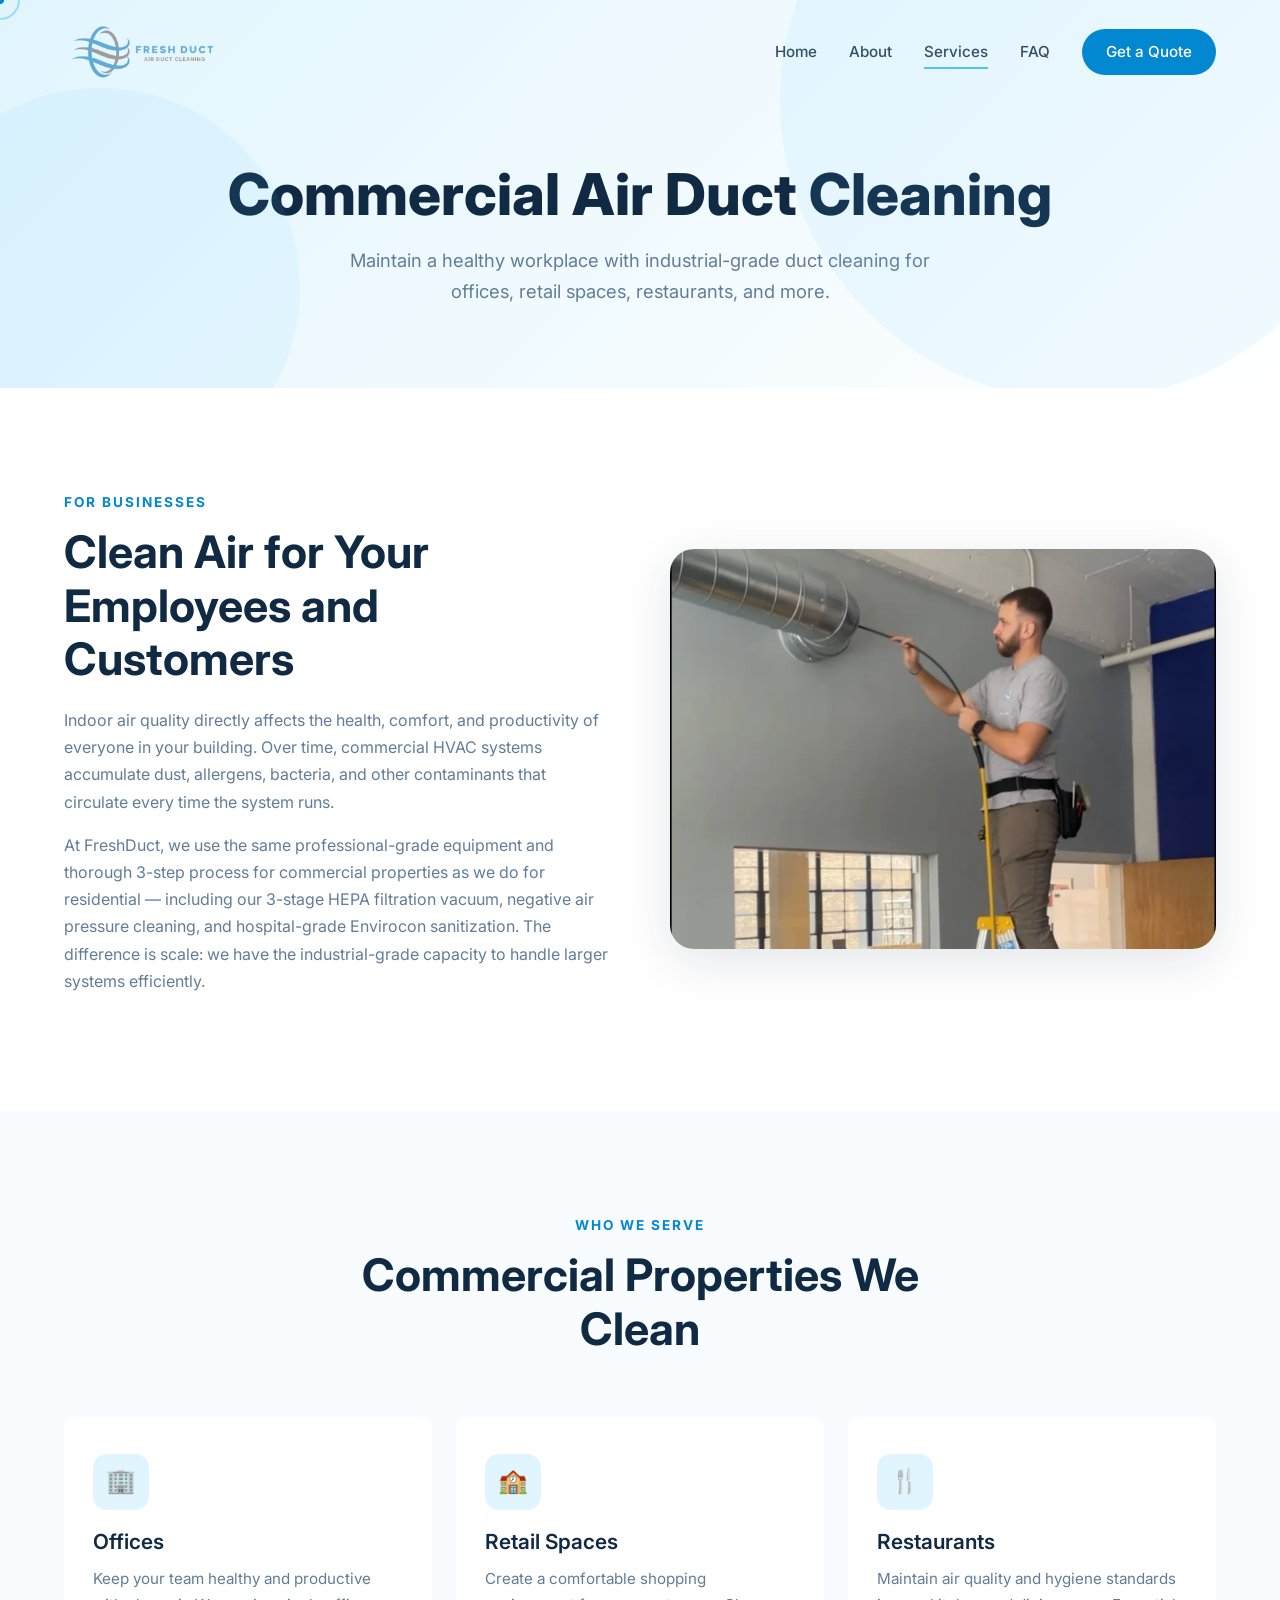
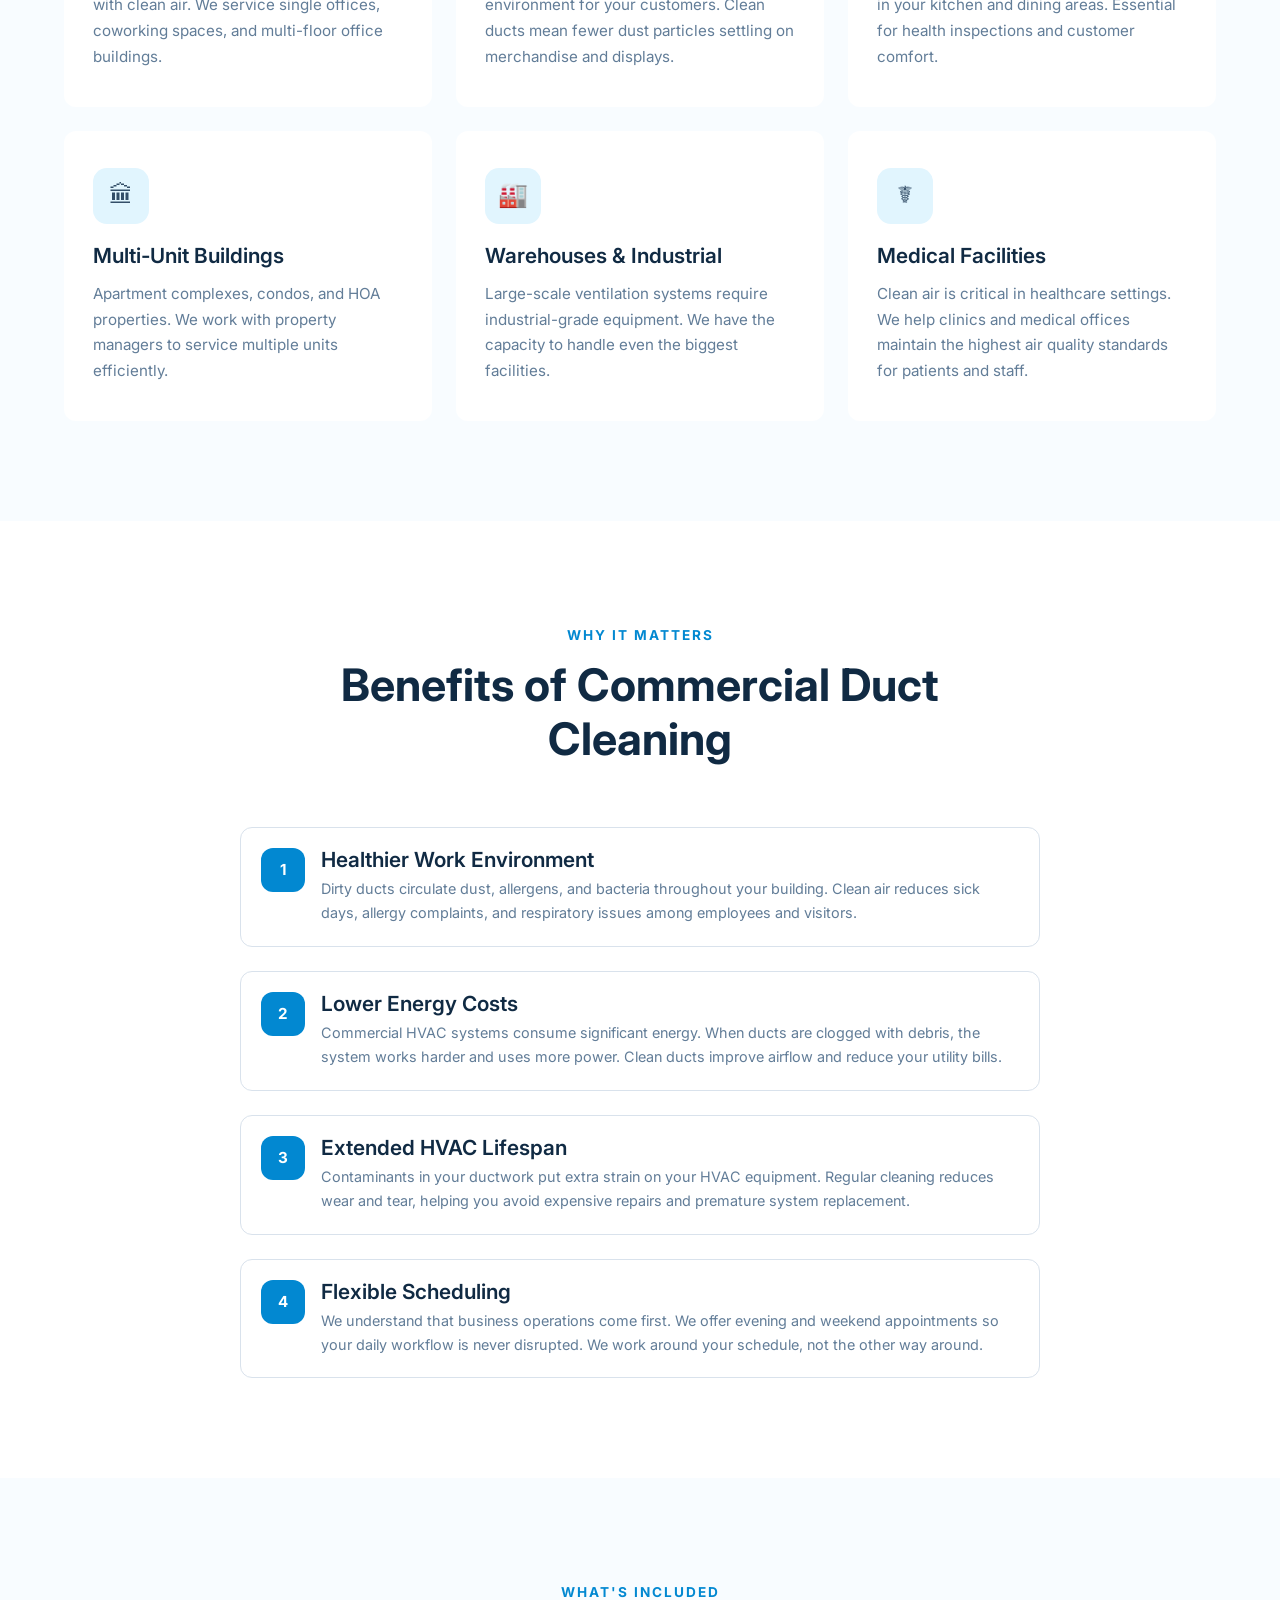
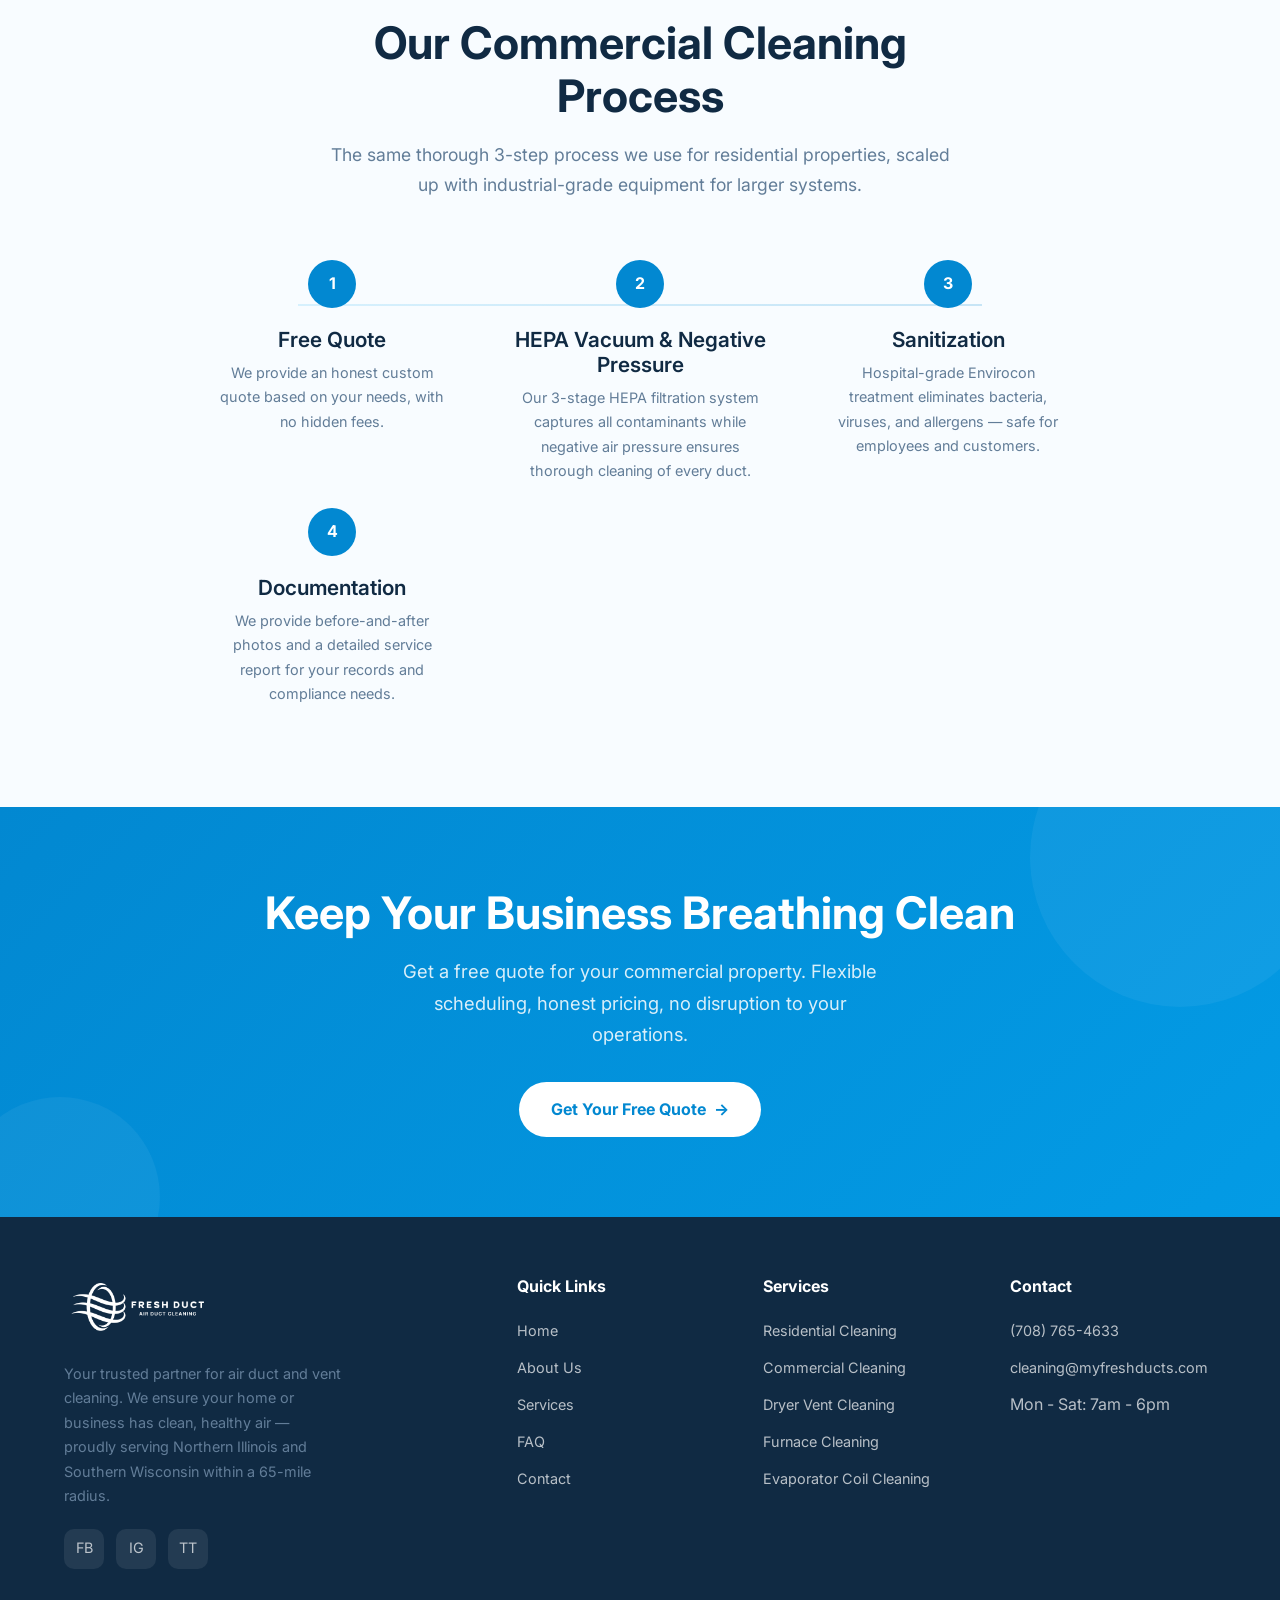
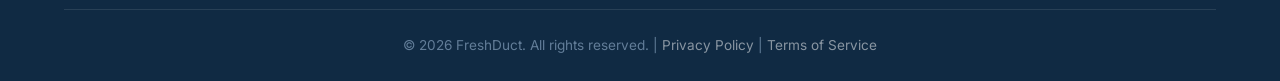
<file: commercial-duct-cleaning.html>
<!DOCTYPE html>
<html lang="en">
<head>
  <meta charset="UTF-8">
  <meta name="viewport" content="width=device-width, initial-scale=1.0">
  <meta name="description" content="Commercial air duct cleaning in Northern Illinois and Southern Wisconsin. Professional HVAC cleaning for offices, retail, restaurants, and multi-unit buildings. Flexible scheduling, free quote from FreshDuct.">
  <meta name="keywords" content="commercial air duct cleaning Northern Illinois, office duct cleaning, restaurant HVAC cleaning, commercial ventilation cleaning, industrial duct cleaning, Southern Wisconsin">
  <meta name="robots" content="index, follow">
  <meta property="og:title" content="Commercial Air Duct Cleaning | FreshDuct">
  <meta property="og:description" content="Keep your workplace healthy with industrial-grade commercial air duct cleaning. Flexible scheduling, and honest pricing.">
  <meta property="og:image" content="https://myfreshducts.com/og-image.png">
  <title>Commercial Air Duct Cleaning | FreshDuct - Northern Illinois</title>
  <link rel="canonical" href="https://myfreshducts.com/commercial-duct-cleaning">
  <link rel="preconnect" href="https://fonts.googleapis.com">
  <link rel="preconnect" href="https://fonts.gstatic.com" crossorigin>
  <link href="https://fonts.googleapis.com/css2?family=Inter:wght@400;500;600;700;800&display=swap" rel="stylesheet">
  <link rel="icon" href="favicon.ico" sizes="32x32">
  <link rel="icon" href="favicon-192.png" type="image/png" sizes="192x192">
  <link rel="apple-touch-icon" href="apple-touch-icon.png">
  <link rel="stylesheet" href="styles.css">
</head>
<body>
  <div class="cursor-dot"></div>
  <div class="cursor-ring"></div>

  <nav class="navbar" role="navigation" aria-label="Main navigation">
    <div class="container">
      <a href="index.html" class="logo"><img src="logo.png" alt="FreshDuct Air Duct Cleaning"></a>
      <div class="nav-links">
        <a href="index.html">Home</a>
        <a href="about.html">About</a>
        <a href="services.html" class="active">Services</a>
        <a href="faq.html">FAQ</a>
        <a href="contact.html" class="nav-cta">Get a Quote</a>
      </div>
      <div class="hamburger" aria-label="Toggle menu" role="button" tabindex="0">
        <span></span><span></span><span></span>
      </div>
    </div>
  </nav>

  <section class="page-hero">
    <div class="hero-bg-shapes"><div class="shape"></div><div class="shape"></div></div>
    <div class="container">
      <h1>Commercial Air Duct Cleaning</h1>
      <p>Maintain a healthy workplace with industrial-grade duct cleaning for offices, retail spaces, restaurants, and more.</p>
    </div>
  </section>

  <!-- Intro -->
  <section>
    <div class="container">
      <div class="about-story">
        <div class="grid">
          <div class="text reveal-left">
            <span class="section-label">For Businesses</span>
            <h2>Clean Air for Your Employees and Customers</h2>
            <p>Indoor air quality directly affects the health, comfort, and productivity of everyone in your building. Over time, commercial HVAC systems accumulate dust, allergens, bacteria, and other contaminants that circulate every time the system runs.</p>
            <p>At FreshDuct, we use the same professional-grade equipment and thorough 3-step process for commercial properties as we do for residential — including our 3-stage HEPA filtration vacuum, negative air pressure cleaning, and hospital-grade Envirocon sanitization. The difference is scale: we have the industrial-grade capacity to handle larger systems efficiently.</p>
          </div>
          <div class="image reveal-right">
            <img src="owner-at-work.png" alt="Commercial air duct cleaning for office buildings" width="800" height="400" loading="lazy" style="object-position:center 20%">
          </div>
        </div>
      </div>
    </div>
  </section>

  <!-- Who We Serve -->
  <section class="services-section">
    <div class="container">
      <div class="section-header reveal">
        <span class="section-label">Who We Serve</span>
        <h2>Commercial Properties We Clean</h2>
      </div>
      <div class="services-grid">
        <div class="service-card reveal">
          <div class="icon-wrap">&#127970;</div>
          <h3>Offices</h3>
          <p>Keep your team healthy and productive with clean air. We service single offices, coworking spaces, and multi-floor office buildings.</p>
        </div>
        <div class="service-card reveal">
          <div class="icon-wrap">&#127979;</div>
          <h3>Retail Spaces</h3>
          <p>Create a comfortable shopping environment for your customers. Clean ducts mean fewer dust particles settling on merchandise and displays.</p>
        </div>
        <div class="service-card reveal">
          <div class="icon-wrap">&#127860;</div>
          <h3>Restaurants</h3>
          <p>Maintain air quality and hygiene standards in your kitchen and dining areas. Essential for health inspections and customer comfort.</p>
        </div>
        <div class="service-card reveal">
          <div class="icon-wrap">&#127963;</div>
          <h3>Multi-Unit Buildings</h3>
          <p>Apartment complexes, condos, and HOA properties. We work with property managers to service multiple units efficiently.</p>
        </div>
        <div class="service-card reveal">
          <div class="icon-wrap">&#127981;</div>
          <h3>Warehouses & Industrial</h3>
          <p>Large-scale ventilation systems require industrial-grade equipment. We have the capacity to handle even the biggest facilities.</p>
        </div>
        <div class="service-card reveal">
          <div class="icon-wrap">&#9764;</div>
          <h3>Medical Facilities</h3>
          <p>Clean air is critical in healthcare settings. We help clinics and medical offices maintain the highest air quality standards for patients and staff.</p>
        </div>
      </div>
    </div>
  </section>

  <!-- Why Commercial Cleaning Matters -->
  <section>
    <div class="container">
      <div class="section-header reveal">
        <span class="section-label">Why It Matters</span>
        <h2>Benefits of Commercial Duct Cleaning</h2>
      </div>
      <div class="why-list" style="max-width:800px;margin:0 auto">
        <div class="why-item reveal" style="background:var(--white);border:1px solid var(--gray-200);border-radius:var(--radius)">
          <div class="num">1</div>
          <div>
            <h3>Healthier Work Environment</h3>
            <p>Dirty ducts circulate dust, allergens, and bacteria throughout your building. Clean air reduces sick days, allergy complaints, and respiratory issues among employees and visitors.</p>
          </div>
        </div>
        <div class="why-item reveal" style="background:var(--white);border:1px solid var(--gray-200);border-radius:var(--radius)">
          <div class="num">2</div>
          <div>
            <h3>Lower Energy Costs</h3>
            <p>Commercial HVAC systems consume significant energy. When ducts are clogged with debris, the system works harder and uses more power. Clean ducts improve airflow and reduce your utility bills.</p>
          </div>
        </div>
        <div class="why-item reveal" style="background:var(--white);border:1px solid var(--gray-200);border-radius:var(--radius)">
          <div class="num">3</div>
          <div>
            <h3>Extended HVAC Lifespan</h3>
            <p>Contaminants in your ductwork put extra strain on your HVAC equipment. Regular cleaning reduces wear and tear, helping you avoid expensive repairs and premature system replacement.</p>
          </div>
        </div>
        <div class="why-item reveal" style="background:var(--white);border:1px solid var(--gray-200);border-radius:var(--radius)">
          <div class="num">4</div>
          <div>
            <h3>Flexible Scheduling</h3>
            <p>We understand that business operations come first. We offer evening and weekend appointments so your daily workflow is never disrupted. We work around your schedule, not the other way around.</p>
          </div>
        </div>
      </div>
    </div>
  </section>

  <!-- Process -->
  <section class="services-section">
    <div class="container">
      <div class="section-header reveal">
        <span class="section-label">What's Included</span>
        <h2>Our Commercial Cleaning Process</h2>
        <p>The same thorough 3-step process we use for residential properties, scaled up with industrial-grade equipment for larger systems.</p>
      </div>
      <div class="process-grid">
        <div class="process-step reveal">
          <div class="step-num">1</div>
          <h3>Free Quote</h3>
          <p>We provide an honest custom quote based on your needs, with no hidden fees.</p>
        </div>
        <div class="process-step reveal">
          <div class="step-num">2</div>
          <h3>HEPA Vacuum & Negative Pressure</h3>
          <p>Our 3-stage HEPA filtration system captures all contaminants while negative air pressure ensures thorough cleaning of every duct.</p>
        </div>
        <div class="process-step reveal">
          <div class="step-num">3</div>
          <h3>Sanitization</h3>
          <p>Hospital-grade Envirocon treatment eliminates bacteria, viruses, and allergens — safe for employees and customers.</p>
        </div>
        <div class="process-step reveal">
          <div class="step-num">4</div>
          <h3>Documentation</h3>
          <p>We provide before-and-after photos and a detailed service report for your records and compliance needs.</p>
        </div>
      </div>
    </div>
  </section>

  <section class="cta-banner">
    <div class="container reveal-scale">
      <h2>Keep Your Business Breathing Clean</h2>
      <p>Get a free quote for your commercial property. Flexible scheduling, honest pricing, no disruption to your operations.</p>
      <a href="contact.html" class="btn btn-white">Get Your Free Quote <span>&rarr;</span></a>
    </div>
  </section>

  <footer class="footer">
    <div class="container">
      <div class="footer-grid">
        <div class="footer-brand">
          <a href="index.html" class="logo"><img src="logo.png" alt="FreshDuct Air Duct Cleaning"></a>
          <p>Your trusted partner for air duct and vent cleaning. We ensure your home or business has clean, healthy air — proudly serving Northern Illinois and Southern Wisconsin within a 65-mile radius.</p>
          <div class="footer-social">
            <a href="https://www.facebook.com/myfreshduct" target="_blank" rel="noopener" aria-label="Facebook">FB</a>
            <a href="https://www.instagram.com/my_freshduct/" target="_blank" rel="noopener" aria-label="Instagram">IG</a>
            <a href="https://www.thumbtack.com/il/rockford/duct-cleaning/fresh-duct-llc/service/523729814462054405" target="_blank" rel="noopener" aria-label="Thumbtack">TT</a>
          </div>
        </div>
        <div>
          <h4>Quick Links</h4>
          <ul>
            <li><a href="index.html">Home</a></li>
            <li><a href="about.html">About Us</a></li>
            <li><a href="services.html">Services</a></li>
            <li><a href="faq.html">FAQ</a></li>
            <li><a href="contact.html">Contact</a></li>
          </ul>
        </div>
        <div>
          <h4>Services</h4>
          <ul>
            <li><a href="residential-duct-cleaning.html">Residential Cleaning</a></li>
            <li><a href="commercial-duct-cleaning.html">Commercial Cleaning</a></li>
            <li><a href="dryer-vent-cleaning.html">Dryer Vent Cleaning</a></li>
            <li><a href="furnace-cleaning.html">Furnace Cleaning</a></li>
            <li><a href="coil-cleaning.html">Evaporator Coil Cleaning</a></li>
          </ul>
        </div>
        <div>
          <h4>Contact</h4>
          <ul>
            <li><a href="tel:7087654633">(708) 765-4633</a></li>
            <li><a href="mailto:cleaning@myfreshducts.com">cleaning@myfreshducts.com</a></li>
            <li>Mon - Sat: 7am - 6pm</li>
          </ul>
        </div>
      </div>
      <div class="footer-bottom">
        <p>&copy; 2026 FreshDuct. All rights reserved. | <a href="privacy-policy.html" style="color:rgba(255,255,255,.5)">Privacy Policy</a> | <a href="terms-of-service.html" style="color:rgba(255,255,255,.5)">Terms of Service</a></p>
      </div>
    </div>
  </footer>

  <script src="script.js"></script>
</body>
</html>
</file>
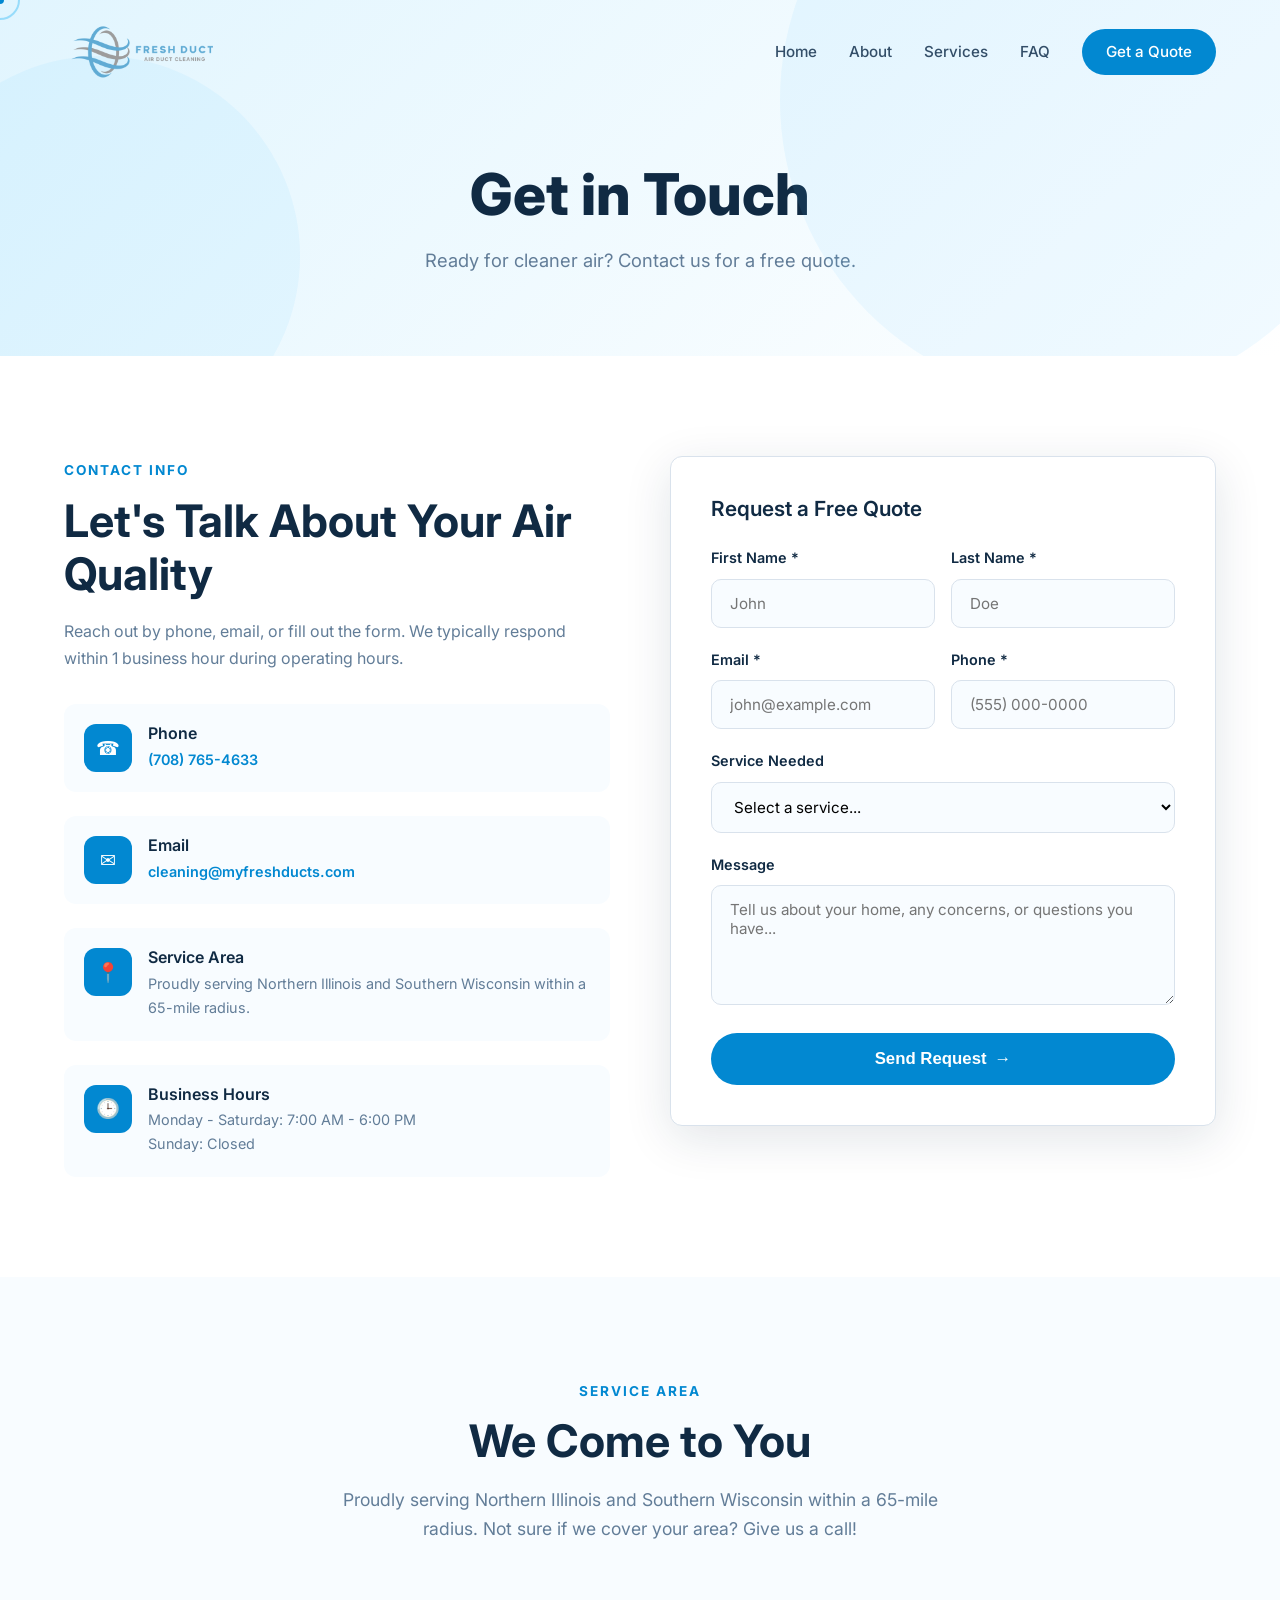
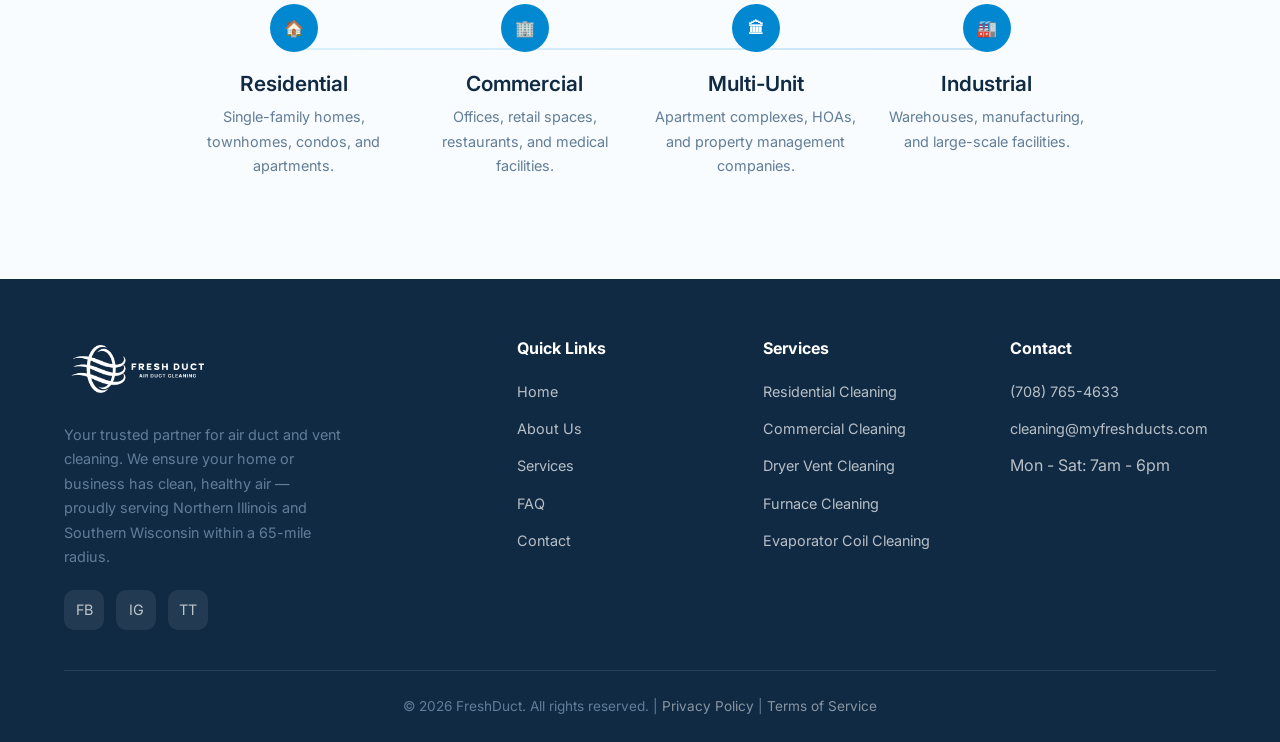
<file: contact.html>
<!DOCTYPE html>
<html lang="en">
<head>
  <meta charset="UTF-8">
  <meta name="viewport" content="width=device-width, initial-scale=1.0">
  <meta name="description" content="Contact FreshDuct for a free air duct cleaning inspection and quote. Proudly serving Northern Illinois and Southern Wisconsin. Call (708) 765-4633 or fill out our online form. Fully insured.">
  <meta name="keywords" content="contact FreshDuct, air duct cleaning quote Northern Illinois, free estimate, duct cleaning near me, Southern Wisconsin">
  <meta name="robots" content="index, follow">
  <meta property="og:title" content="Contact Us | FreshDuct Air Duct Cleaning">
  <meta property="og:description" content="Get a free air duct cleaning inspection and quote. Proudly serving Northern Illinois and Southern Wisconsin. Contact FreshDuct today.">
  <meta property="og:image" content="https://myfreshducts.com/og-image.png">
  <title>Contact Us | FreshDuct - Get a Free Estimate</title>
  <link rel="canonical" href="https://myfreshducts.com/contact">
  <link rel="preconnect" href="https://fonts.googleapis.com">
  <link rel="preconnect" href="https://fonts.gstatic.com" crossorigin>
  <link href="https://fonts.googleapis.com/css2?family=Inter:wght@400;500;600;700;800&display=swap" rel="stylesheet">
  <link rel="icon" href="favicon.ico" sizes="32x32">
  <link rel="icon" href="favicon-192.png" type="image/png" sizes="192x192">
  <link rel="apple-touch-icon" href="apple-touch-icon.png">
  <link rel="stylesheet" href="styles.css">
</head>
<body>
  <div class="cursor-dot"></div>
  <div class="cursor-ring"></div>

  <nav class="navbar" role="navigation" aria-label="Main navigation">
    <div class="container">
      <a href="index.html" class="logo"><img src="logo.png" alt="FreshDuct Air Duct Cleaning"></a>
      <div class="nav-links">
        <a href="index.html">Home</a>
        <a href="about.html">About</a>
        <a href="services.html">Services</a>
        <a href="faq.html">FAQ</a>
        <a href="contact.html" class="nav-cta active">Get a Quote</a>
      </div>
      <div class="hamburger" aria-label="Toggle menu" role="button" tabindex="0">
        <span></span><span></span><span></span>
      </div>
    </div>
  </nav>

  <section class="page-hero">
    <div class="hero-bg-shapes"><div class="shape"></div><div class="shape"></div></div>
    <div class="container">
      <h1>Get in Touch</h1>
      <p>Ready for cleaner air? Contact us for a free quote.</p>
    </div>
  </section>

  <section class="contact-section">
    <div class="container">
      <div class="grid">
        <div class="reveal-left">
          <span class="section-label">Contact Info</span>
          <h2>Let's Talk About Your Air Quality</h2>
          <p style="margin:16px 0 32px">Reach out by phone, email, or fill out the form. We typically respond within 1 business hour during operating hours.</p>

          <div class="contact-info">
            <div class="contact-item">
              <div class="icon-wrap">&#9742;</div>
              <div>
                <h3>Phone</h3>
                <p><a href="tel:7087654633">(708) 765-4633</a></p>
              </div>
            </div>
            <div class="contact-item">
              <div class="icon-wrap">&#9993;</div>
              <div>
                <h3>Email</h3>
                <p><a href="mailto:cleaning@myfreshducts.com">cleaning@myfreshducts.com</a></p>
              </div>
            </div>
            <div class="contact-item">
              <div class="icon-wrap">&#128205;</div>
              <div>
                <h3>Service Area</h3>
                <p>Proudly serving Northern Illinois and Southern Wisconsin within a 65-mile radius.</p>
              </div>
            </div>
            <div class="contact-item">
              <div class="icon-wrap">&#128338;</div>
              <div>
                <h3>Business Hours</h3>
                <p>Monday - Saturday: 7:00 AM - 6:00 PM<br>Sunday: Closed</p>
              </div>
            </div>
          </div>
        </div>

        <div class="contact-form reveal-right">
          <h3>Request a Free Quote</h3>
          <form action="https://formsubmit.co/cleaning@myfreshducts.com" method="POST">
            <input type="hidden" name="_subject" value="New Quote Request - FreshDuct">
            <input type="hidden" name="_captcha" value="false">
            <input type="hidden" name="_next" value="https://myfreshducts.com/contact.html?submitted=true">
            <input type="text" name="_honey" style="display:none">

            <div class="form-row">
              <div class="form-group">
                <label for="firstName">First Name *</label>
                <input type="text" id="firstName" name="firstName" required placeholder="John">
              </div>
              <div class="form-group">
                <label for="lastName">Last Name *</label>
                <input type="text" id="lastName" name="lastName" required placeholder="Doe">
              </div>
            </div>

            <div class="form-row">
              <div class="form-group">
                <label for="email">Email *</label>
                <input type="email" id="email" name="email" required placeholder="john@example.com">
              </div>
              <div class="form-group">
                <label for="phone">Phone *</label>
                <input type="tel" id="phone" name="phone" required placeholder="(555) 000-0000">
              </div>
            </div>

            <div class="form-group">
              <label for="service">Service Needed</label>
              <select id="service" name="service">
                <option value="">Select a service...</option>
                <option value="Residential Duct Cleaning">Residential Duct Cleaning</option>
                <option value="Commercial Duct Cleaning">Commercial Duct Cleaning</option>
                <option value="Dryer Vent Cleaning">Dryer Vent Cleaning</option>
                <option value="Duct Sanitization">Duct Sanitization</option>
                <option value="Furnace Cleaning">Furnace Cleaning</option>
                <option value="Evaporator Coil Cleaning">Evaporator Coil Cleaning</option>
                <option value="Other">Other</option>
              </select>
            </div>

            <div class="form-group">
              <label for="message">Message</label>
              <textarea id="message" name="message" placeholder="Tell us about your home, any concerns, or questions you have..."></textarea>
            </div>

            <button type="submit" class="btn btn-primary btn-submit">Send Request <span>&rarr;</span></button>
          </form>
          <div class="form-success" style="display:none;text-align:center;padding:60px 20px">
            <div style="width:64px;height:64px;border-radius:50%;background:#E8F5E9;display:flex;align-items:center;justify-content:center;margin:0 auto 20px;font-size:1.8rem;color:#2E7D32">&#10003;</div>
            <h3 style="color:#2E7D32;margin-bottom:12px;font-size:1.4rem">Thank You!</h3>
            <p style="color:var(--gray-600);font-size:1rem;max-width:360px;margin:0 auto">Your request has been submitted successfully. We'll get back to you within 1 business hour during operating hours.</p>
          </div>
        </div>
      </div>
    </div>
  </section>

  <section class="services-section">
    <div class="container">
      <div class="section-header reveal">
        <span class="section-label">Service Area</span>
        <h2>We Come to You</h2>
        <p>Proudly serving Northern Illinois and Southern Wisconsin within a 65-mile radius. Not sure if we cover your area? Give us a call!</p>
      </div>
      <div class="process-grid" style="grid-template-columns:repeat(auto-fit,minmax(200px,1fr))">
        <div class="process-step reveal">
          <div class="step-num">&#127968;</div>
          <h3>Residential</h3>
          <p>Single-family homes, townhomes, condos, and apartments.</p>
        </div>
        <div class="process-step reveal">
          <div class="step-num">&#127970;</div>
          <h3>Commercial</h3>
          <p>Offices, retail spaces, restaurants, and medical facilities.</p>
        </div>
        <div class="process-step reveal">
          <div class="step-num">&#127963;</div>
          <h3>Multi-Unit</h3>
          <p>Apartment complexes, HOAs, and property management companies.</p>
        </div>
        <div class="process-step reveal">
          <div class="step-num">&#127981;</div>
          <h3>Industrial</h3>
          <p>Warehouses, manufacturing, and large-scale facilities.</p>
        </div>
      </div>
    </div>
  </section>

  <footer class="footer">
    <div class="container">
      <div class="footer-grid">
        <div class="footer-brand">
          <a href="index.html" class="logo"><img src="logo.png" alt="FreshDuct Air Duct Cleaning"></a>
          <p>Your trusted partner for air duct and vent cleaning. We ensure your home or business has clean, healthy air — proudly serving Northern Illinois and Southern Wisconsin within a 65-mile radius.</p>
          <div class="footer-social">
            <a href="https://www.facebook.com/myfreshduct" target="_blank" rel="noopener" aria-label="Facebook">FB</a>
            <a href="https://www.instagram.com/my_freshduct/" target="_blank" rel="noopener" aria-label="Instagram">IG</a>
            <a href="https://www.thumbtack.com/il/rockford/duct-cleaning/fresh-duct-llc/service/523729814462054405" target="_blank" rel="noopener" aria-label="Thumbtack">TT</a>
          </div>
        </div>
        <div>
          <h4>Quick Links</h4>
          <ul>
            <li><a href="index.html">Home</a></li>
            <li><a href="about.html">About Us</a></li>
            <li><a href="services.html">Services</a></li>
            <li><a href="faq.html">FAQ</a></li>
            <li><a href="contact.html">Contact</a></li>
          </ul>
        </div>
        <div>
          <h4>Services</h4>
          <ul>
            <li><a href="residential-duct-cleaning.html">Residential Cleaning</a></li>
            <li><a href="commercial-duct-cleaning.html">Commercial Cleaning</a></li>
            <li><a href="dryer-vent-cleaning.html">Dryer Vent Cleaning</a></li>
            <li><a href="furnace-cleaning.html">Furnace Cleaning</a></li>
            <li><a href="coil-cleaning.html">Evaporator Coil Cleaning</a></li>
          </ul>
        </div>
        <div>
          <h4>Contact</h4>
          <ul>
            <li><a href="tel:7087654633">(708) 765-4633</a></li>
            <li><a href="mailto:cleaning@myfreshducts.com">cleaning@myfreshducts.com</a></li>
            <li>Mon - Sat: 7am - 6pm</li>
          </ul>
        </div>
      </div>
      <div class="footer-bottom">
        <p>&copy; 2026 FreshDuct. All rights reserved. | <a href="privacy-policy.html" style="color:rgba(255,255,255,.5)">Privacy Policy</a> | <a href="terms-of-service.html" style="color:rgba(255,255,255,.5)">Terms of Service</a></p>
      </div>
    </div>
  </footer>

  <script src="script.js"></script>
  <script>
    if (new URLSearchParams(window.location.search).get('submitted') === 'true') {
      var form = document.querySelector('.contact-form form');
      var success = document.querySelector('.form-success');
      if (form && success) {
        form.style.display = 'none';
        document.querySelector('.contact-form h3').style.display = 'none';
        success.style.display = 'block';
      }
    }
  </script>
</body>
</html>
</file>
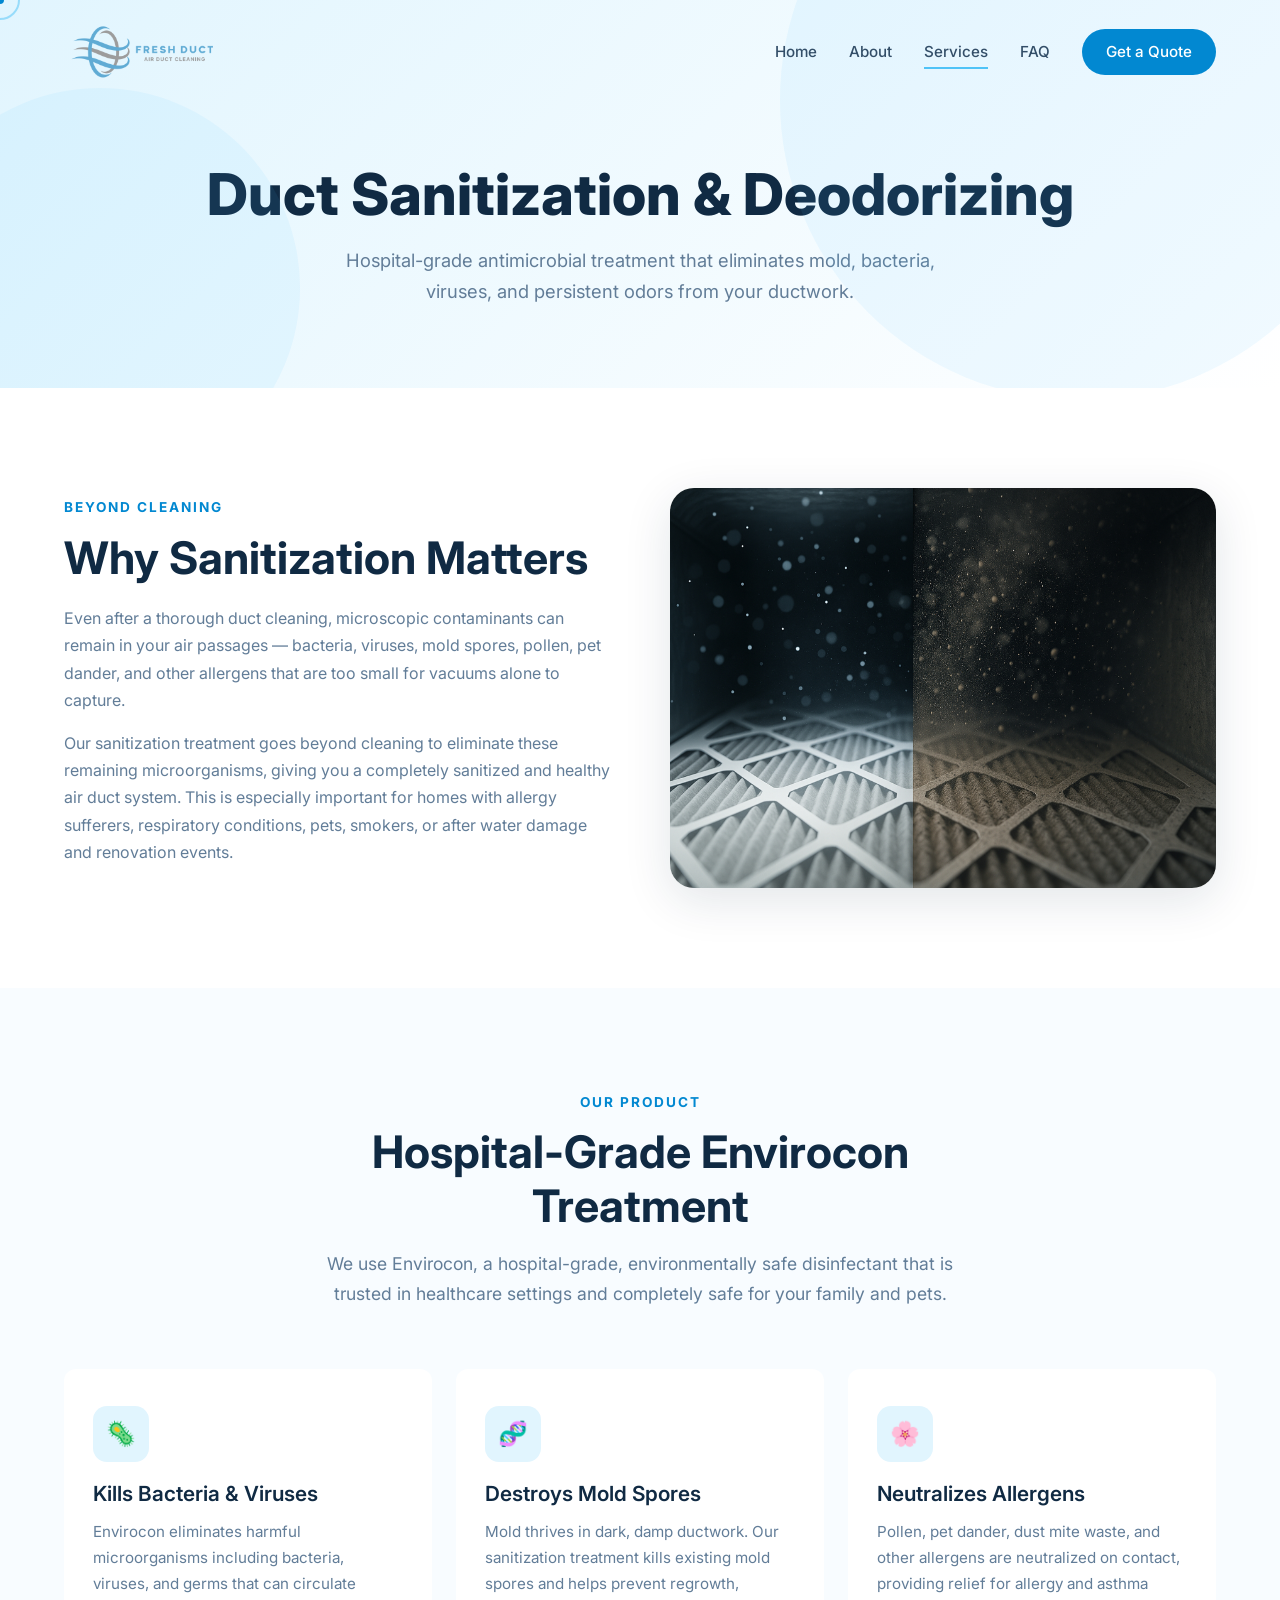
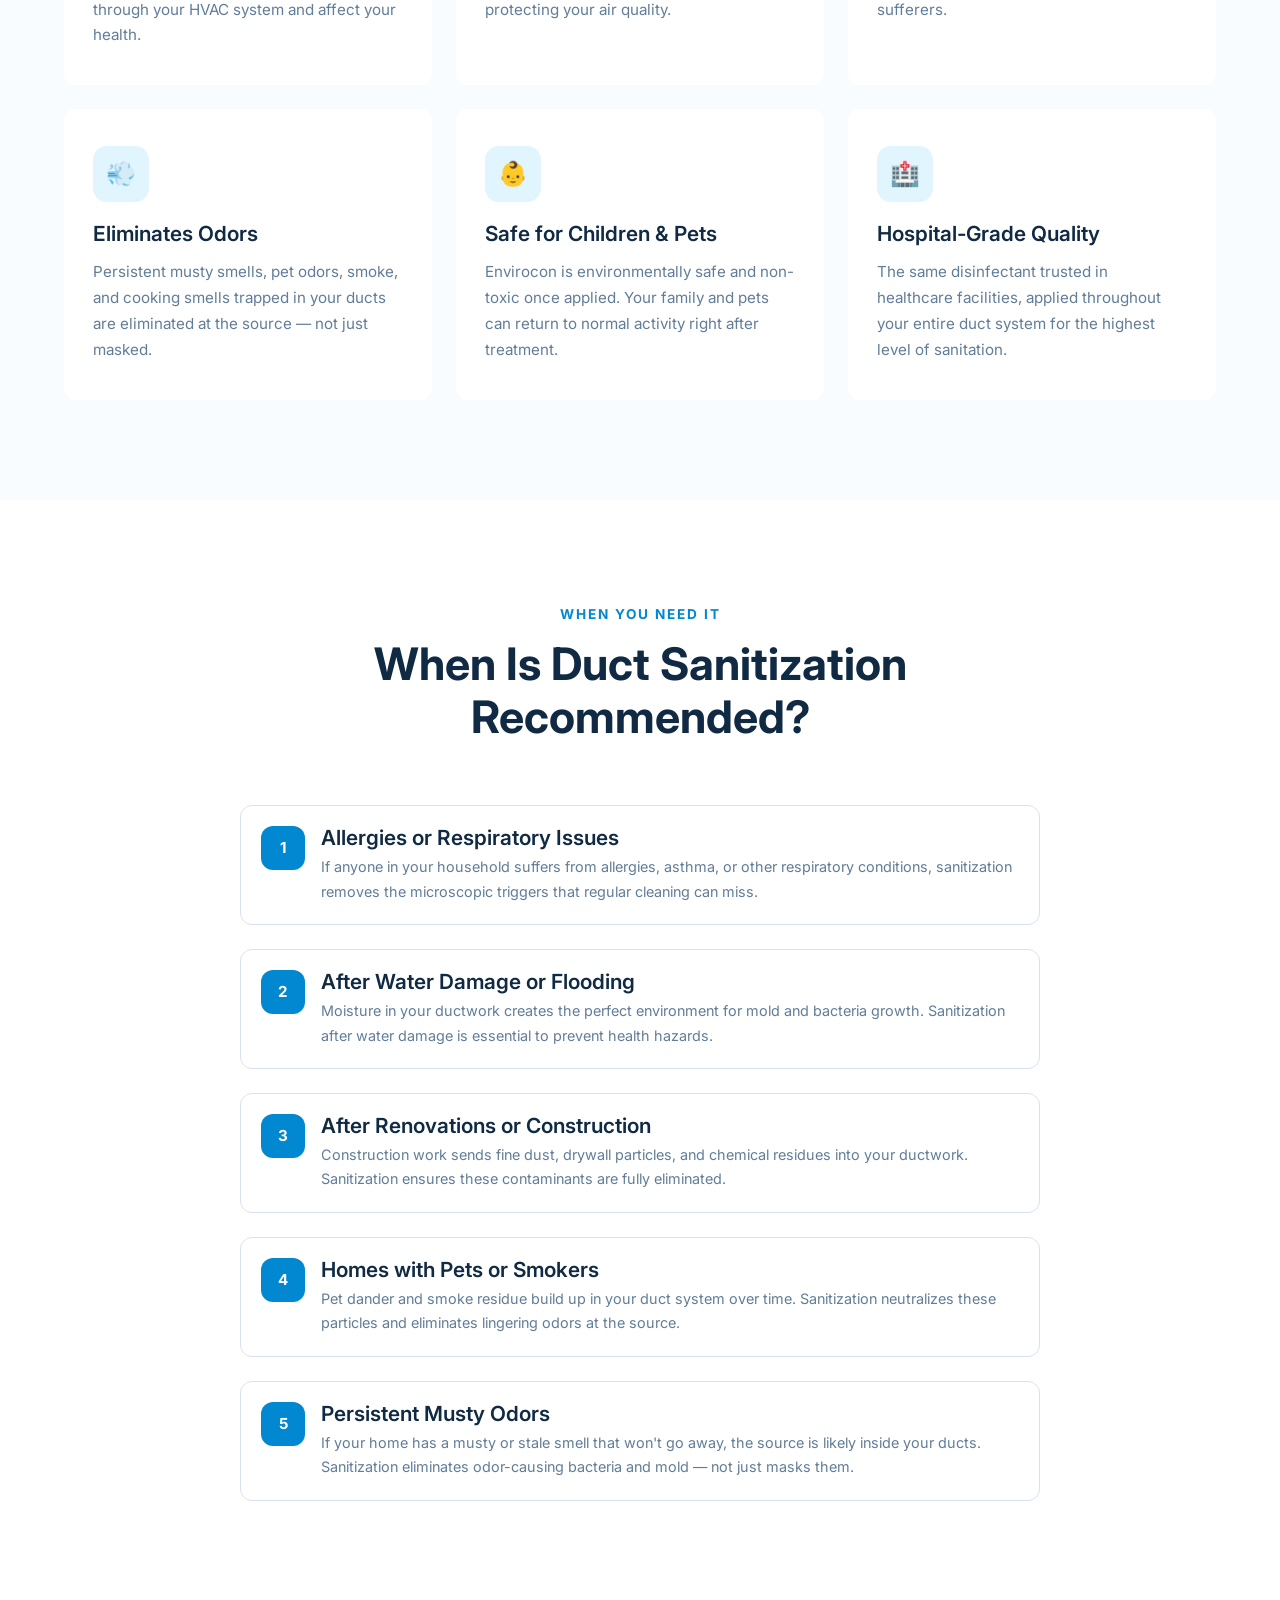
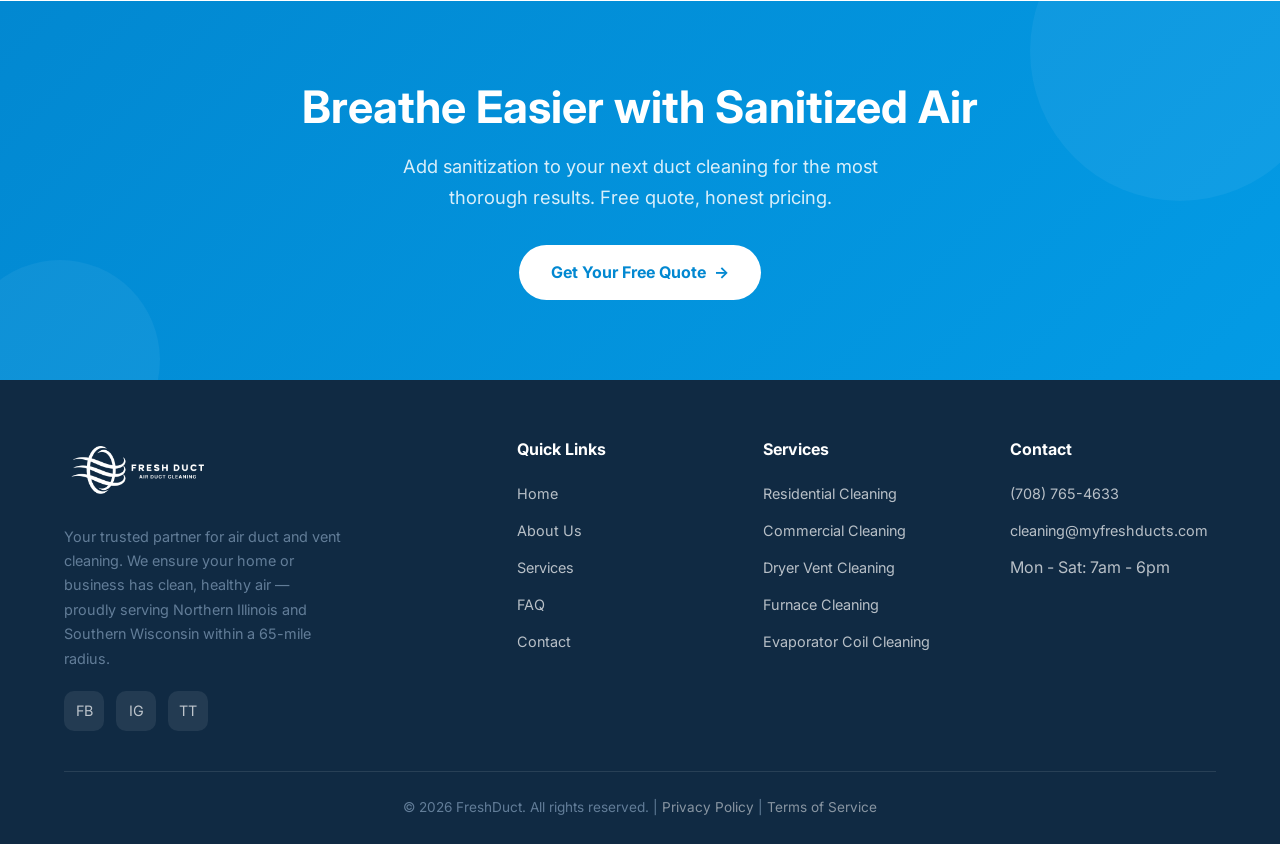
<file: duct-sanitization.html>
<!DOCTYPE html>
<html lang="en">
<head>
  <meta charset="UTF-8">
  <meta name="viewport" content="width=device-width, initial-scale=1.0">
  <meta name="description" content="Professional air duct sanitization and deodorizing in Northern Illinois and Southern Wisconsin. Hospital-grade Envirocon treatment eliminates mold, bacteria, viruses, and odors. Safe for children and pets.">
  <meta name="keywords" content="air duct sanitization Northern Illinois, duct deodorizing, Envirocon disinfectant, mold removal ducts, antimicrobial duct treatment, HVAC sanitization, Southern Wisconsin">
  <meta name="robots" content="index, follow">
  <meta property="og:title" content="Duct Sanitization & Deodorizing | FreshDuct">
  <meta property="og:description" content="Eliminate mold, bacteria, viruses, and odors from your ductwork with hospital-grade Envirocon sanitization. Safe for families and pets.">
  <meta property="og:image" content="https://myfreshducts.com/og-image.png">
  <title>Duct Sanitization & Deodorizing | FreshDuct - Northern Illinois</title>
  <link rel="canonical" href="https://myfreshducts.com/duct-sanitization">
  <link rel="preconnect" href="https://fonts.googleapis.com">
  <link rel="preconnect" href="https://fonts.gstatic.com" crossorigin>
  <link href="https://fonts.googleapis.com/css2?family=Inter:wght@400;500;600;700;800&display=swap" rel="stylesheet">
  <link rel="icon" href="favicon.ico" sizes="32x32">
  <link rel="icon" href="favicon-192.png" type="image/png" sizes="192x192">
  <link rel="apple-touch-icon" href="apple-touch-icon.png">
  <link rel="stylesheet" href="styles.css">
</head>
<body>
  <div class="cursor-dot"></div>
  <div class="cursor-ring"></div>

  <nav class="navbar" role="navigation" aria-label="Main navigation">
    <div class="container">
      <a href="index.html" class="logo"><img src="logo.png" alt="FreshDuct Air Duct Cleaning"></a>
      <div class="nav-links">
        <a href="index.html">Home</a>
        <a href="about.html">About</a>
        <a href="services.html" class="active">Services</a>
        <a href="faq.html">FAQ</a>
        <a href="contact.html" class="nav-cta">Get a Quote</a>
      </div>
      <div class="hamburger" aria-label="Toggle menu" role="button" tabindex="0">
        <span></span><span></span><span></span>
      </div>
    </div>
  </nav>

  <section class="page-hero">
    <div class="hero-bg-shapes"><div class="shape"></div><div class="shape"></div></div>
    <div class="container">
      <h1>Duct Sanitization & Deodorizing</h1>
      <p>Hospital-grade antimicrobial treatment that eliminates mold, bacteria, viruses, and persistent odors from your ductwork.</p>
    </div>
  </section>

  <!-- Intro -->
  <section>
    <div class="container">
      <div class="about-story">
        <div class="grid">
          <div class="text reveal-left">
            <span class="section-label">Beyond Cleaning</span>
            <h2>Why Sanitization Matters</h2>
            <p>Even after a thorough duct cleaning, microscopic contaminants can remain in your air passages — bacteria, viruses, mold spores, pollen, pet dander, and other allergens that are too small for vacuums alone to capture.</p>
            <p>Our sanitization treatment goes beyond cleaning to eliminate these remaining microorganisms, giving you a completely sanitized and healthy air duct system. This is especially important for homes with allergy sufferers, respiratory conditions, pets, smokers, or after water damage and renovation events.</p>
          </div>
          <div class="image reveal-right">
            <img src="clean-vs-dirty-filter.jpg" alt="Clean vs dirty air filter showing why duct sanitization matters" width="800" height="400" loading="lazy">
          </div>
        </div>
      </div>
    </div>
  </section>

  <!-- Envirocon -->
  <section class="services-section">
    <div class="container">
      <div class="section-header reveal">
        <span class="section-label">Our Product</span>
        <h2>Hospital-Grade Envirocon Treatment</h2>
        <p>We use Envirocon, a hospital-grade, environmentally safe disinfectant that is trusted in healthcare settings and completely safe for your family and pets.</p>
      </div>
      <div class="services-grid">
        <div class="service-card reveal">
          <div class="icon-wrap">&#129440;</div>
          <h3>Kills Bacteria & Viruses</h3>
          <p>Envirocon eliminates harmful microorganisms including bacteria, viruses, and germs that can circulate through your HVAC system and affect your health.</p>
        </div>
        <div class="service-card reveal">
          <div class="icon-wrap">&#129516;</div>
          <h3>Destroys Mold Spores</h3>
          <p>Mold thrives in dark, damp ductwork. Our sanitization treatment kills existing mold spores and helps prevent regrowth, protecting your air quality.</p>
        </div>
        <div class="service-card reveal">
          <div class="icon-wrap">&#127800;</div>
          <h3>Neutralizes Allergens</h3>
          <p>Pollen, pet dander, dust mite waste, and other allergens are neutralized on contact, providing relief for allergy and asthma sufferers.</p>
        </div>
        <div class="service-card reveal">
          <div class="icon-wrap">&#128168;</div>
          <h3>Eliminates Odors</h3>
          <p>Persistent musty smells, pet odors, smoke, and cooking smells trapped in your ducts are eliminated at the source — not just masked.</p>
        </div>
        <div class="service-card reveal">
          <div class="icon-wrap">&#128118;</div>
          <h3>Safe for Children & Pets</h3>
          <p>Envirocon is environmentally safe and non-toxic once applied. Your family and pets can return to normal activity right after treatment.</p>
        </div>
        <div class="service-card reveal">
          <div class="icon-wrap">&#127973;</div>
          <h3>Hospital-Grade Quality</h3>
          <p>The same disinfectant trusted in healthcare facilities, applied throughout your entire duct system for the highest level of sanitation.</p>
        </div>
      </div>
    </div>
  </section>

  <!-- When to Sanitize -->
  <section>
    <div class="container">
      <div class="section-header reveal">
        <span class="section-label">When You Need It</span>
        <h2>When Is Duct Sanitization Recommended?</h2>
      </div>
      <div class="why-list" style="max-width:800px;margin:0 auto">
        <div class="why-item reveal" style="background:var(--white);border:1px solid var(--gray-200);border-radius:var(--radius)">
          <div class="num">1</div>
          <div>
            <h3>Allergies or Respiratory Issues</h3>
            <p>If anyone in your household suffers from allergies, asthma, or other respiratory conditions, sanitization removes the microscopic triggers that regular cleaning can miss.</p>
          </div>
        </div>
        <div class="why-item reveal" style="background:var(--white);border:1px solid var(--gray-200);border-radius:var(--radius)">
          <div class="num">2</div>
          <div>
            <h3>After Water Damage or Flooding</h3>
            <p>Moisture in your ductwork creates the perfect environment for mold and bacteria growth. Sanitization after water damage is essential to prevent health hazards.</p>
          </div>
        </div>
        <div class="why-item reveal" style="background:var(--white);border:1px solid var(--gray-200);border-radius:var(--radius)">
          <div class="num">3</div>
          <div>
            <h3>After Renovations or Construction</h3>
            <p>Construction work sends fine dust, drywall particles, and chemical residues into your ductwork. Sanitization ensures these contaminants are fully eliminated.</p>
          </div>
        </div>
        <div class="why-item reveal" style="background:var(--white);border:1px solid var(--gray-200);border-radius:var(--radius)">
          <div class="num">4</div>
          <div>
            <h3>Homes with Pets or Smokers</h3>
            <p>Pet dander and smoke residue build up in your duct system over time. Sanitization neutralizes these particles and eliminates lingering odors at the source.</p>
          </div>
        </div>
        <div class="why-item reveal" style="background:var(--white);border:1px solid var(--gray-200);border-radius:var(--radius)">
          <div class="num">5</div>
          <div>
            <h3>Persistent Musty Odors</h3>
            <p>If your home has a musty or stale smell that won't go away, the source is likely inside your ducts. Sanitization eliminates odor-causing bacteria and mold — not just masks them.</p>
          </div>
        </div>
      </div>
    </div>
  </section>

  <section class="cta-banner">
    <div class="container reveal-scale">
      <h2>Breathe Easier with Sanitized Air</h2>
      <p>Add sanitization to your next duct cleaning for the most thorough results. Free quote, honest pricing.</p>
      <a href="contact.html" class="btn btn-white">Get Your Free Quote <span>&rarr;</span></a>
    </div>
  </section>

  <footer class="footer">
    <div class="container">
      <div class="footer-grid">
        <div class="footer-brand">
          <a href="index.html" class="logo"><img src="logo.png" alt="FreshDuct Air Duct Cleaning"></a>
          <p>Your trusted partner for air duct and vent cleaning. We ensure your home or business has clean, healthy air — proudly serving Northern Illinois and Southern Wisconsin within a 65-mile radius.</p>
          <div class="footer-social">
            <a href="https://www.facebook.com/myfreshduct" target="_blank" rel="noopener" aria-label="Facebook">FB</a>
            <a href="https://www.instagram.com/my_freshduct/" target="_blank" rel="noopener" aria-label="Instagram">IG</a>
            <a href="https://www.thumbtack.com/il/rockford/duct-cleaning/fresh-duct-llc/service/523729814462054405" target="_blank" rel="noopener" aria-label="Thumbtack">TT</a>
          </div>
        </div>
        <div>
          <h4>Quick Links</h4>
          <ul>
            <li><a href="index.html">Home</a></li>
            <li><a href="about.html">About Us</a></li>
            <li><a href="services.html">Services</a></li>
            <li><a href="faq.html">FAQ</a></li>
            <li><a href="contact.html">Contact</a></li>
          </ul>
        </div>
        <div>
          <h4>Services</h4>
          <ul>
            <li><a href="residential-duct-cleaning.html">Residential Cleaning</a></li>
            <li><a href="commercial-duct-cleaning.html">Commercial Cleaning</a></li>
            <li><a href="dryer-vent-cleaning.html">Dryer Vent Cleaning</a></li>
            <li><a href="furnace-cleaning.html">Furnace Cleaning</a></li>
            <li><a href="coil-cleaning.html">Evaporator Coil Cleaning</a></li>
          </ul>
        </div>
        <div>
          <h4>Contact</h4>
          <ul>
            <li><a href="tel:7087654633">(708) 765-4633</a></li>
            <li><a href="mailto:cleaning@myfreshducts.com">cleaning@myfreshducts.com</a></li>
            <li>Mon - Sat: 7am - 6pm</li>
          </ul>
        </div>
      </div>
      <div class="footer-bottom">
        <p>&copy; 2026 FreshDuct. All rights reserved. | <a href="privacy-policy.html" style="color:rgba(255,255,255,.5)">Privacy Policy</a> | <a href="terms-of-service.html" style="color:rgba(255,255,255,.5)">Terms of Service</a></p>
      </div>
    </div>
  </footer>

  <script src="script.js"></script>
</body>
</html>
</file>
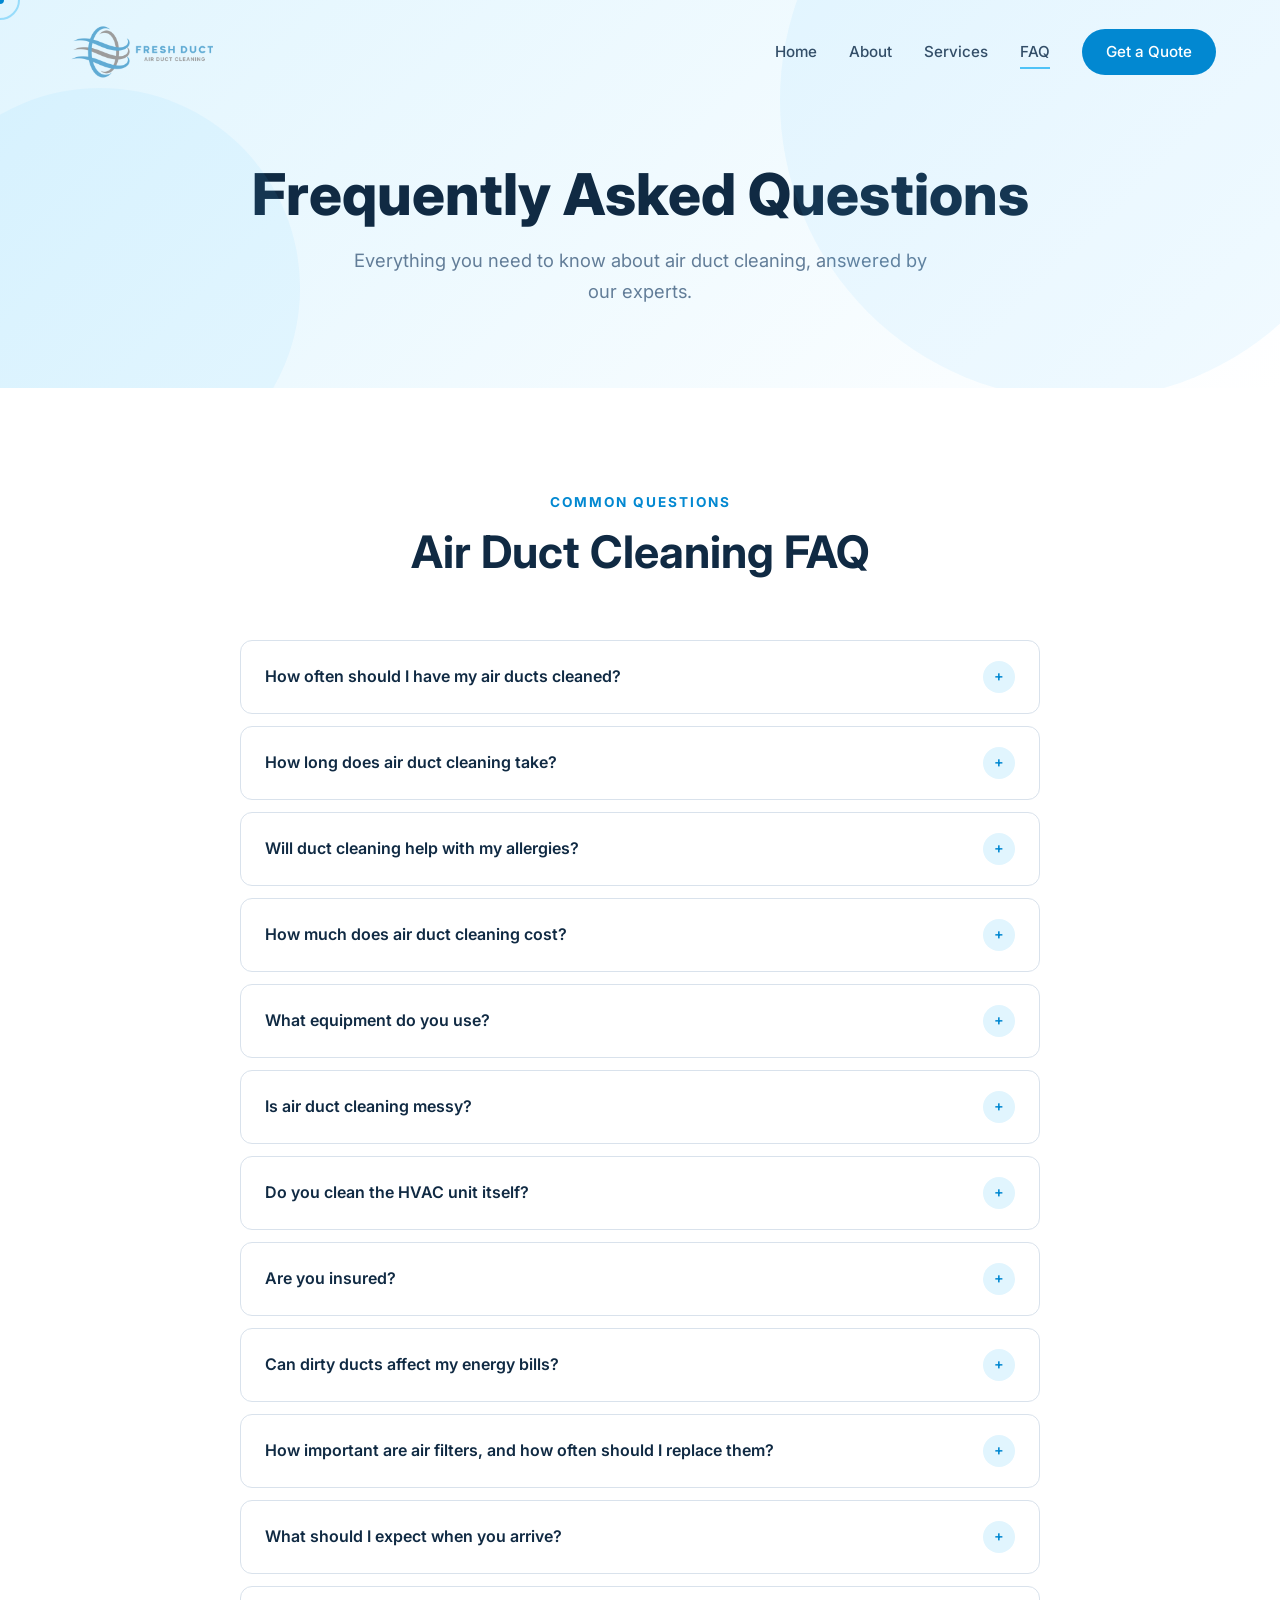
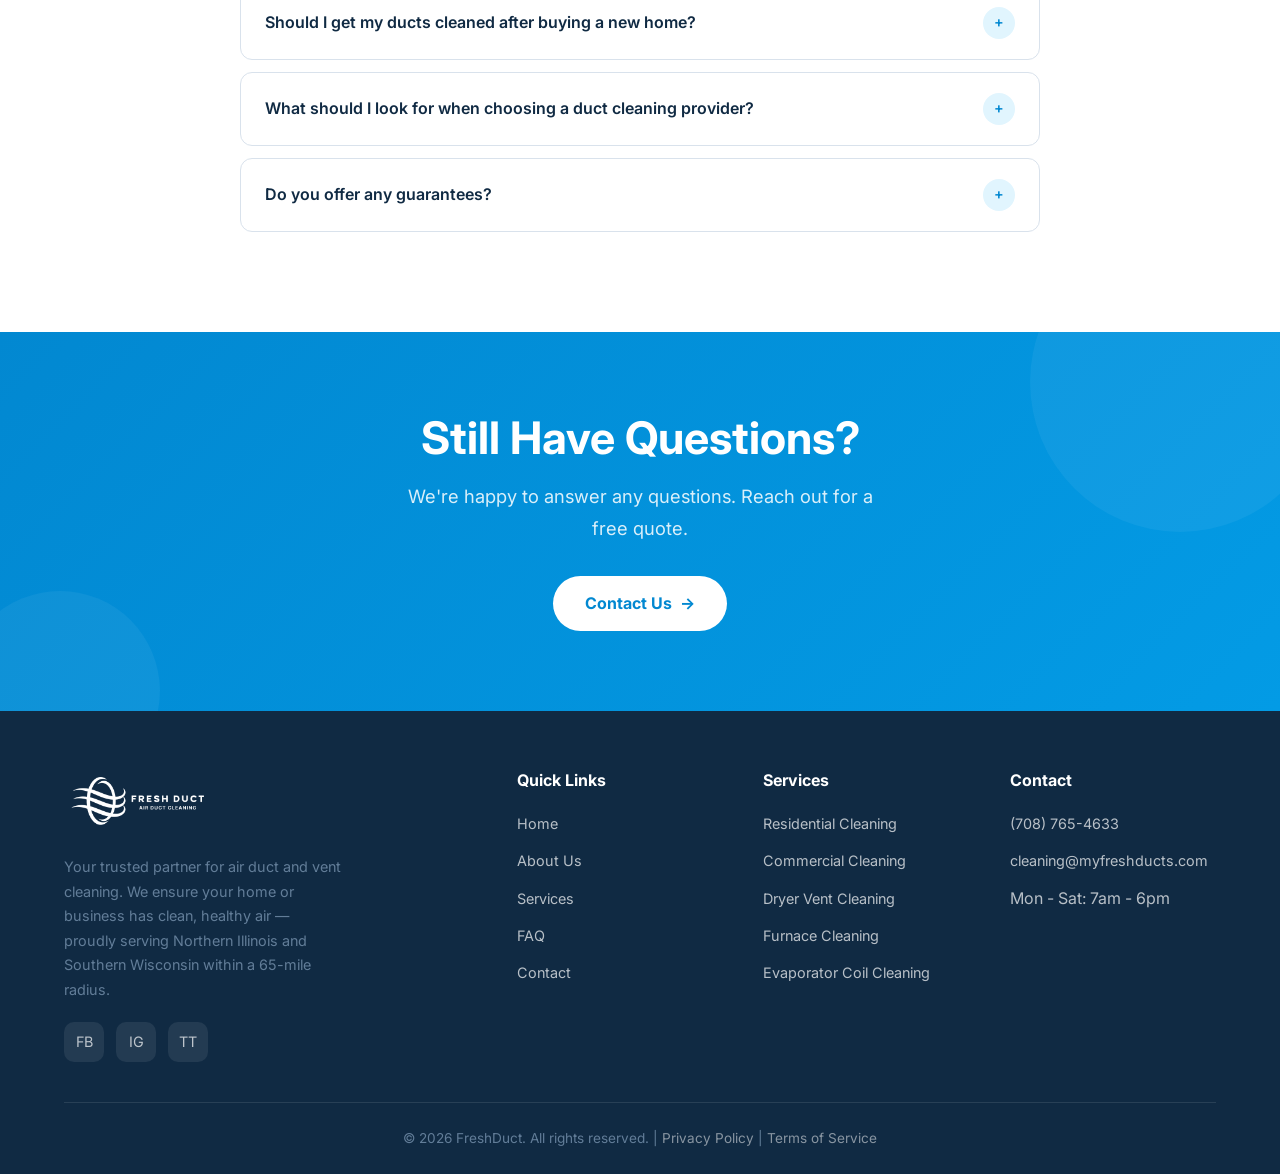
<file: faq.html>
<!DOCTYPE html>
<html lang="en">
<head>
  <meta charset="UTF-8">
  <meta name="viewport" content="width=device-width, initial-scale=1.0">
  <meta name="description" content="Frequently asked questions about air duct cleaning. Learn about our process, pricing, how often to clean ducts, and more from FreshDuct. Serving Northern Illinois and Southern Wisconsin.">
  <meta name="keywords" content="air duct cleaning FAQ, duct cleaning questions, how often clean ducts, duct cleaning cost, Northern Illinois, Southern Wisconsin">
  <meta name="robots" content="index, follow">
  <meta property="og:title" content="FAQ | FreshDuct Air Duct Cleaning">
  <meta property="og:description" content="Get answers to common questions about air duct cleaning services, pricing, and process.">
  <meta property="og:image" content="https://myfreshducts.com/og-image.png">
  <title>FAQ | FreshDuct - Air Duct Cleaning Questions Answered</title>
  <link rel="canonical" href="https://myfreshducts.com/faq">
  <link rel="preconnect" href="https://fonts.googleapis.com">
  <link rel="preconnect" href="https://fonts.gstatic.com" crossorigin>
  <link href="https://fonts.googleapis.com/css2?family=Inter:wght@400;500;600;700;800&display=swap" rel="stylesheet">
  <link rel="icon" href="favicon.ico" sizes="32x32">
  <link rel="icon" href="favicon-192.png" type="image/png" sizes="192x192">
  <link rel="apple-touch-icon" href="apple-touch-icon.png">
  <link rel="stylesheet" href="styles.css">
  <script type="application/ld+json">
  {
    "@context": "https://schema.org",
    "@type": "FAQPage",
    "mainEntity": [
      {
        "@type": "Question",
        "name": "How often should I have my air ducts cleaned?",
        "acceptedAnswer": {
          "@type": "Answer",
          "text": "The National Air Duct Cleaners Association (NADCA) recommends having your air ducts cleaned every 3-5 years. However, you may need more frequent cleaning if you have pets, allergies, smokers in the home, or have recently completed renovations."
        }
      },
      {
        "@type": "Question",
        "name": "How long does air duct cleaning take?",
        "acceptedAnswer": {
          "@type": "Answer",
          "text": "A typical residential duct cleaning takes 2-4 hours depending on the size of your home, number of vents, and the condition of your ductwork. Commercial jobs may take longer depending on the facility size."
        }
      },
      {
        "@type": "Question",
        "name": "Will duct cleaning help with allergies?",
        "acceptedAnswer": {
          "@type": "Answer",
          "text": "Yes! Air duct cleaning removes dust, pollen, pet dander, mold spores, and other allergens that circulate through your HVAC system. Many of our customers report significant improvement in allergy symptoms after cleaning."
        }
      },
      {
        "@type": "Question",
        "name": "How much does air duct cleaning cost?",
        "acceptedAnswer": {
          "@type": "Answer",
          "text": "Every home is different, so we provide custom quotes based on your specific needs. We assess the size of your home, number of vents, and condition of your ductwork to give you an honest, fair price with no hidden fees."
        }
      },
      {
        "@type": "Question",
        "name": "How important are air filters, and how often should I replace them?",
        "acceptedAnswer": {
          "@type": "Answer",
          "text": "Regularly changing your air filters is critical to maintaining good indoor air quality. Filters should be replaced every 1-3 months, and choosing high-quality filters is equally important to effectively capture dust, pollen, and other harmful particles. A quality filter extends the lifespan of your HVAC system and significantly improves indoor air quality between professional cleanings."
        }
      },
      {
        "@type": "Question",
        "name": "What should I expect when you arrive?",
        "acceptedAnswer": {
          "@type": "Answer",
          "text": "When we arrive, the first thing we ask is to see where the furnace is located. We then walk you through the cleaning process and get to work. To help things go smoothly, it's best if we have clear access to the furnace and all vents in the house before we arrive. During the job, we always keep the work area clean — our goal is to leave your vents and the surrounding area even cleaner than when we arrived."
        }
      },
      {
        "@type": "Question",
        "name": "Should I get my ducts cleaned after buying a new home?",
        "acceptedAnswer": {
          "@type": "Answer",
          "text": "We strongly recommend it. When you purchase a home, you never know how the previous owners lived or how clean the ductwork is. Scheduling a professional cleaning after moving in ensures you're starting fresh with clean, healthy air."
        }
      },
      {
        "@type": "Question",
        "name": "What should I look for when choosing a duct cleaning provider?",
        "acceptedAnswer": {
          "@type": "Answer",
          "text": "Look for a professional who uses proper equipment and takes the time to clean the entire system — not just the vents. A thorough air duct cleaning should include the ducts, vents, and main lines to ensure the best results and truly improved air quality."
        }
      }
    ]
  }
  </script>
</head>
<body>
  <div class="cursor-dot"></div>
  <div class="cursor-ring"></div>

  <nav class="navbar" role="navigation" aria-label="Main navigation">
    <div class="container">
      <a href="index.html" class="logo"><img src="logo.png" alt="FreshDuct Air Duct Cleaning"></a>
      <div class="nav-links">
        <a href="index.html">Home</a>
        <a href="about.html">About</a>
        <a href="services.html">Services</a>
        <a href="faq.html" class="active">FAQ</a>
        <a href="contact.html" class="nav-cta">Get a Quote</a>
      </div>
      <div class="hamburger" aria-label="Toggle menu" role="button" tabindex="0">
        <span></span><span></span><span></span>
      </div>
    </div>
  </nav>

  <section class="page-hero">
    <div class="hero-bg-shapes"><div class="shape"></div><div class="shape"></div></div>
    <div class="container">
      <h1>Frequently Asked Questions</h1>
      <p>Everything you need to know about air duct cleaning, answered by our experts.</p>
    </div>
  </section>

  <section>
    <div class="container">
      <div class="section-header reveal">
        <span class="section-label">Common Questions</span>
        <h2>Air Duct Cleaning FAQ</h2>
      </div>
      <div class="faq-grid">
        <div class="faq-item reveal">
          <div class="faq-question">
            <span>How often should I have my air ducts cleaned?</span>
            <div class="icon">+</div>
          </div>
          <div class="faq-answer">
            <div class="inner">The National Air Duct Cleaners Association (NADCA) recommends having your air ducts cleaned every 3-5 years. However, you may need more frequent cleaning if you have pets, allergies, smokers in the home, or have recently completed renovations. After home renovations or construction work, your air ducts are often filled with fine dust and debris, making cleaning especially important. Failing to clean the system can lead to decreased air quality and reduced HVAC efficiency. Contact us if you're unsure whether your ducts need cleaning.</div>
          </div>
        </div>

        <div class="faq-item reveal">
          <div class="faq-question">
            <span>How long does air duct cleaning take?</span>
            <div class="icon">+</div>
          </div>
          <div class="faq-answer">
            <div class="inner">A typical residential duct cleaning takes 2-4 hours depending on the size of your home, number of vents, and the condition of your ductwork. Commercial jobs may take longer depending on the facility size. We'll provide a time estimate when you contact us.</div>
          </div>
        </div>

        <div class="faq-item reveal">
          <div class="faq-question">
            <span>Will duct cleaning help with my allergies?</span>
            <div class="icon">+</div>
          </div>
          <div class="faq-answer">
            <div class="inner">Yes! Air duct cleaning removes dust, pollen, pet dander, mold spores, and other allergens that circulate through your HVAC system. Many of our customers report significant improvement in allergy symptoms after cleaning. For maximum benefit, we recommend adding our sanitization treatment.</div>
          </div>
        </div>

        <div class="faq-item reveal">
          <div class="faq-question">
            <span>How much does air duct cleaning cost?</span>
            <div class="icon">+</div>
          </div>
          <div class="faq-answer">
            <div class="inner">Every home is different, so we provide custom quotes based on your specific needs. We assess the size of your home, number of vents, and condition of your ductwork to give you an honest, fair price. There are never any hidden fees or surprise charges -- you'll know the exact cost before any work begins.</div>
          </div>
        </div>

        <div class="faq-item reveal">
          <div class="faq-question">
            <span>What equipment do you use?</span>
            <div class="icon">+</div>
          </div>
          <div class="faq-answer">
            <div class="inner">We use professional-grade HEPA-filtered negative air machines, rotary brush systems, and compressed air tools. We also use video inspection cameras to show you the condition of your ducts before and after cleaning.</div>
          </div>
        </div>

        <div class="faq-item reveal">
          <div class="faq-question">
            <span>Is air duct cleaning messy?</span>
            <div class="icon">+</div>
          </div>
          <div class="faq-answer">
            <div class="inner">Not at all! Our process uses negative pressure to contain all dust and debris within our equipment. We also use drop cloths and shoe covers to protect your floors and furniture. Your home will actually be cleaner after we leave than before we arrived.</div>
          </div>
        </div>

        <div class="faq-item reveal">
          <div class="faq-question">
            <span>Do you clean the HVAC unit itself?</span>
            <div class="icon">+</div>
          </div>
          <div class="faq-answer">
            <div class="inner">When we arrive, we assess your entire system. If we find that HVAC components like the blower motor, evaporator coil, or furnace interior need attention, we'll let you know and offer cleaning at an additional cost. If you're not home at the time, we'll call you right away and walk you through everything we've found -- complete with photos -- so you can make an informed decision before any extra work begins.</div>
          </div>
        </div>

        <div class="faq-item reveal">
          <div class="faq-question">
            <span>Are you insured?</span>
            <div class="icon">+</div>
          </div>
          <div class="faq-answer">
            <div class="inner">Yes. FreshDuct is fully insured for your complete peace of mind. Your home and property are protected while we work.</div>
          </div>
        </div>

        <div class="faq-item reveal">
          <div class="faq-question">
            <span>Can dirty ducts affect my energy bills?</span>
            <div class="icon">+</div>
          </div>
          <div class="faq-answer">
            <div class="inner">Yes. When dust and debris build up in your ductwork, your HVAC system has to work harder to push air through, increasing energy consumption. The U.S. Department of Energy estimates that 25-40% of energy used for heating or cooling is wasted due to contaminants in the system. Clean ducts help your system run more efficiently.</div>
          </div>
        </div>

        <div class="faq-item reveal">
          <div class="faq-question">
            <span>How important are air filters, and how often should I replace them?</span>
            <div class="icon">+</div>
          </div>
          <div class="faq-answer">
            <div class="inner">Regularly changing your air filters is critical to maintaining good indoor air quality. Not only should filters be replaced on time — typically every 1-3 months — but choosing high-quality filters is equally important to effectively capture dust, pollen, and other harmful particles. A quality filter extends the lifespan of your HVAC system and significantly improves indoor air quality between professional cleanings.</div>
          </div>
        </div>

        <div class="faq-item reveal">
          <div class="faq-question">
            <span>What should I expect when you arrive?</span>
            <div class="icon">+</div>
          </div>
          <div class="faq-answer">
            <div class="inner">When we arrive, the first thing we ask is to see where the furnace is located. We then walk you through the cleaning process and get to work. To help things go smoothly, it's best if we have clear access to the furnace and all vents in the house before we arrive. During the job, we always keep the work area clean — our goal is to leave your vents and the surrounding area even cleaner than when we arrived.</div>
          </div>
        </div>

        <div class="faq-item reveal">
          <div class="faq-question">
            <span>Should I get my ducts cleaned after buying a new home?</span>
            <div class="icon">+</div>
          </div>
          <div class="faq-answer">
            <div class="inner">We strongly recommend it. When you purchase a home, you never know how the previous owners lived or how clean the ductwork is. Scheduling a professional cleaning after moving in ensures you're starting fresh with clean, healthy air. It's also a good time to note how many furnaces the home has, as that affects the price and time needed to complete the job.</div>
          </div>
        </div>

        <div class="faq-item reveal">
          <div class="faq-question">
            <span>What should I look for when choosing a duct cleaning provider?</span>
            <div class="icon">+</div>
          </div>
          <div class="faq-answer">
            <div class="inner">Look for a professional who uses proper equipment and takes the time to clean the entire system — not just the vents. A thorough air duct cleaning should include the ducts, vents, and main lines to ensure the best results and truly improved air quality. Be cautious of extremely low prices, as they often mean shortcuts are being taken.</div>
          </div>
        </div>

        <div class="faq-item reveal">
          <div class="faq-question">
            <span>Do you offer any guarantees?</span>
            <div class="icon">+</div>
          </div>
          <div class="faq-answer">
            <div class="inner">We stand behind every job with a 100% satisfaction guarantee. In the rare event that you're not fully satisfied, we'll gladly return and re-clean the area at no additional cost. To ensure complete transparency, we also provide before-and-after photo documentation so you can clearly see the results for yourself.</div>
          </div>
        </div>
      </div>
    </div>
  </section>

  <section class="cta-banner">
    <div class="container reveal-scale">
      <h2>Still Have Questions?</h2>
      <p>We're happy to answer any questions. Reach out for a free quote.</p>
      <a href="contact.html" class="btn btn-white">Contact Us <span>&rarr;</span></a>
    </div>
  </section>

  <footer class="footer">
    <div class="container">
      <div class="footer-grid">
        <div class="footer-brand">
          <a href="index.html" class="logo"><img src="logo.png" alt="FreshDuct Air Duct Cleaning"></a>
          <p>Your trusted partner for air duct and vent cleaning. We ensure your home or business has clean, healthy air — proudly serving Northern Illinois and Southern Wisconsin within a 65-mile radius.</p>
          <div class="footer-social">
            <a href="https://www.facebook.com/myfreshduct" target="_blank" rel="noopener" aria-label="Facebook">FB</a>
            <a href="https://www.instagram.com/my_freshduct/" target="_blank" rel="noopener" aria-label="Instagram">IG</a>
            <a href="https://www.thumbtack.com/il/rockford/duct-cleaning/fresh-duct-llc/service/523729814462054405" target="_blank" rel="noopener" aria-label="Thumbtack">TT</a>
          </div>
        </div>
        <div>
          <h4>Quick Links</h4>
          <ul>
            <li><a href="index.html">Home</a></li>
            <li><a href="about.html">About Us</a></li>
            <li><a href="services.html">Services</a></li>
            <li><a href="faq.html">FAQ</a></li>
            <li><a href="contact.html">Contact</a></li>
          </ul>
        </div>
        <div>
          <h4>Services</h4>
          <ul>
            <li><a href="residential-duct-cleaning.html">Residential Cleaning</a></li>
            <li><a href="commercial-duct-cleaning.html">Commercial Cleaning</a></li>
            <li><a href="dryer-vent-cleaning.html">Dryer Vent Cleaning</a></li>
            <li><a href="furnace-cleaning.html">Furnace Cleaning</a></li>
            <li><a href="coil-cleaning.html">Evaporator Coil Cleaning</a></li>
          </ul>
        </div>
        <div>
          <h4>Contact</h4>
          <ul>
            <li><a href="tel:7087654633">(708) 765-4633</a></li>
            <li><a href="mailto:cleaning@myfreshducts.com">cleaning@myfreshducts.com</a></li>
            <li>Mon - Sat: 7am - 6pm</li>
          </ul>
        </div>
      </div>
      <div class="footer-bottom">
        <p>&copy; 2026 FreshDuct. All rights reserved. | <a href="privacy-policy.html" style="color:rgba(255,255,255,.5)">Privacy Policy</a> | <a href="terms-of-service.html" style="color:rgba(255,255,255,.5)">Terms of Service</a></p>
      </div>
    </div>
  </footer>

  <script src="script.js"></script>
</body>
</html>
</file>
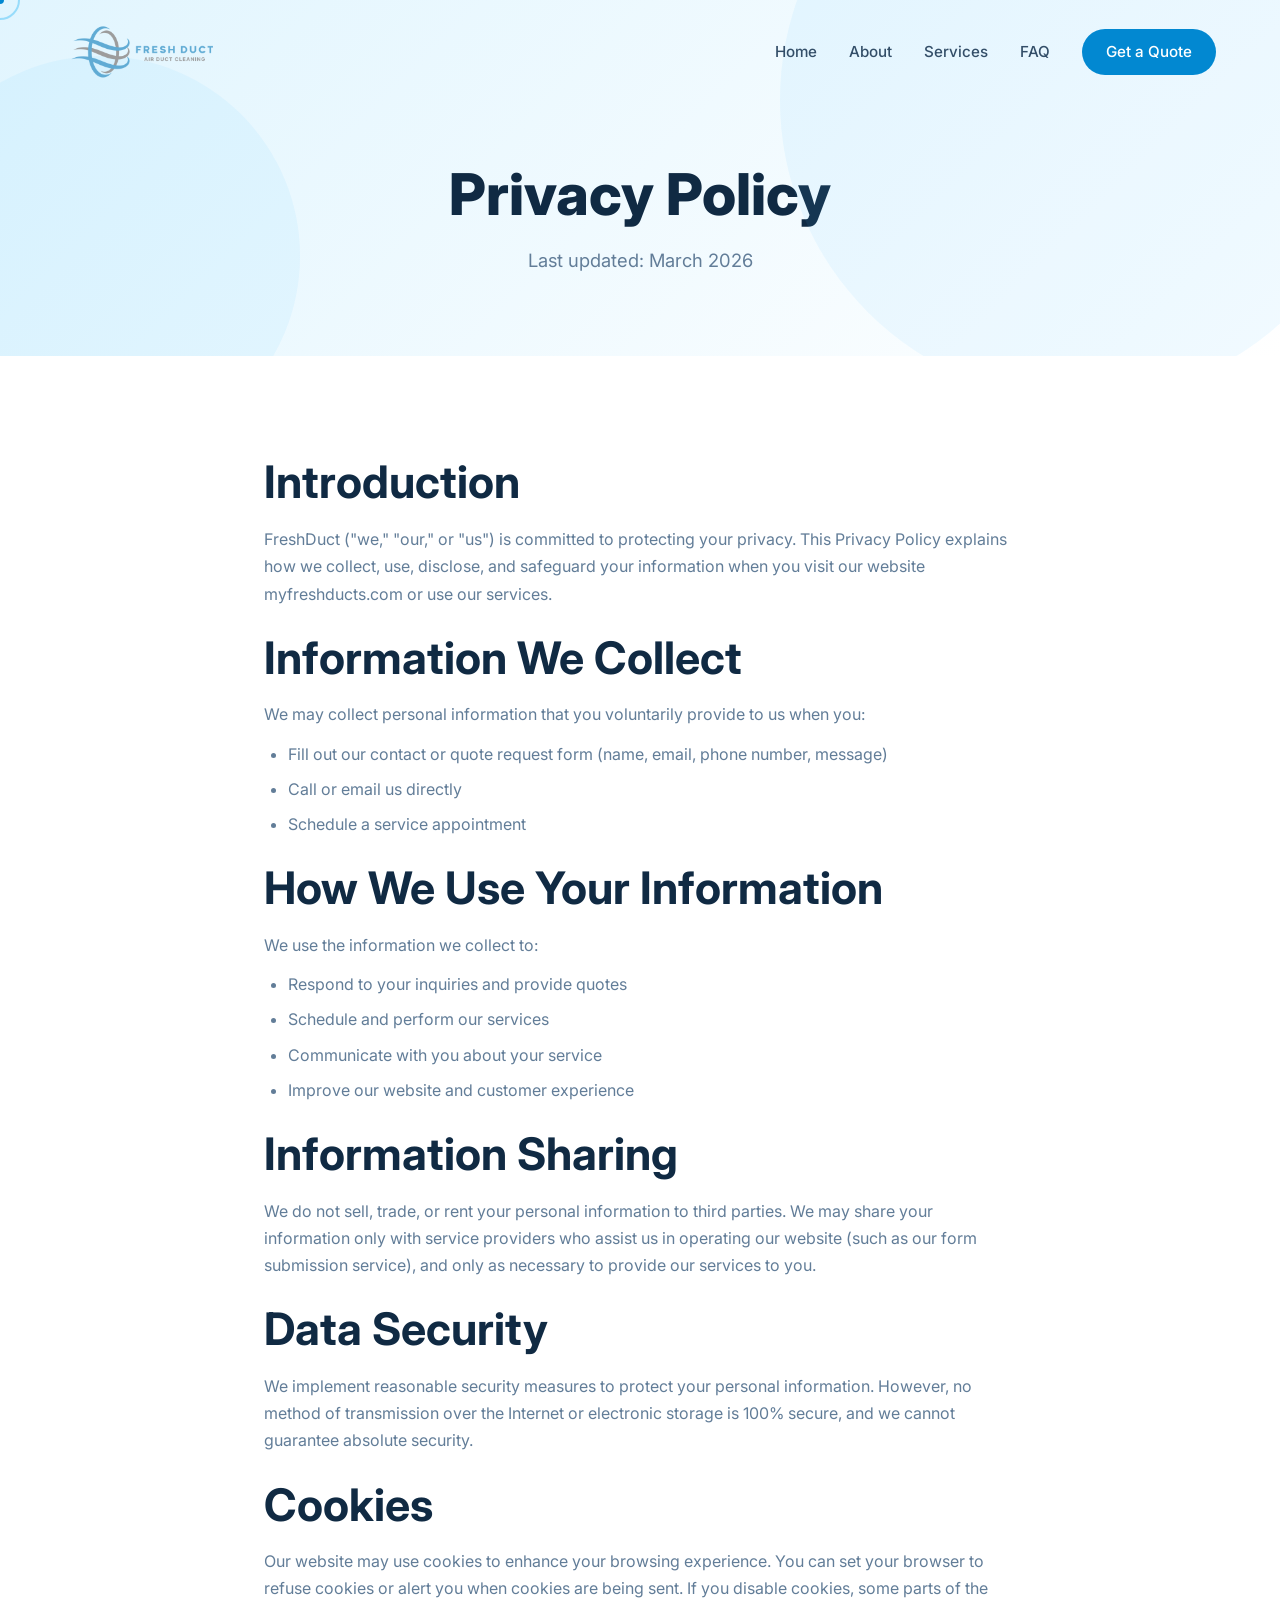
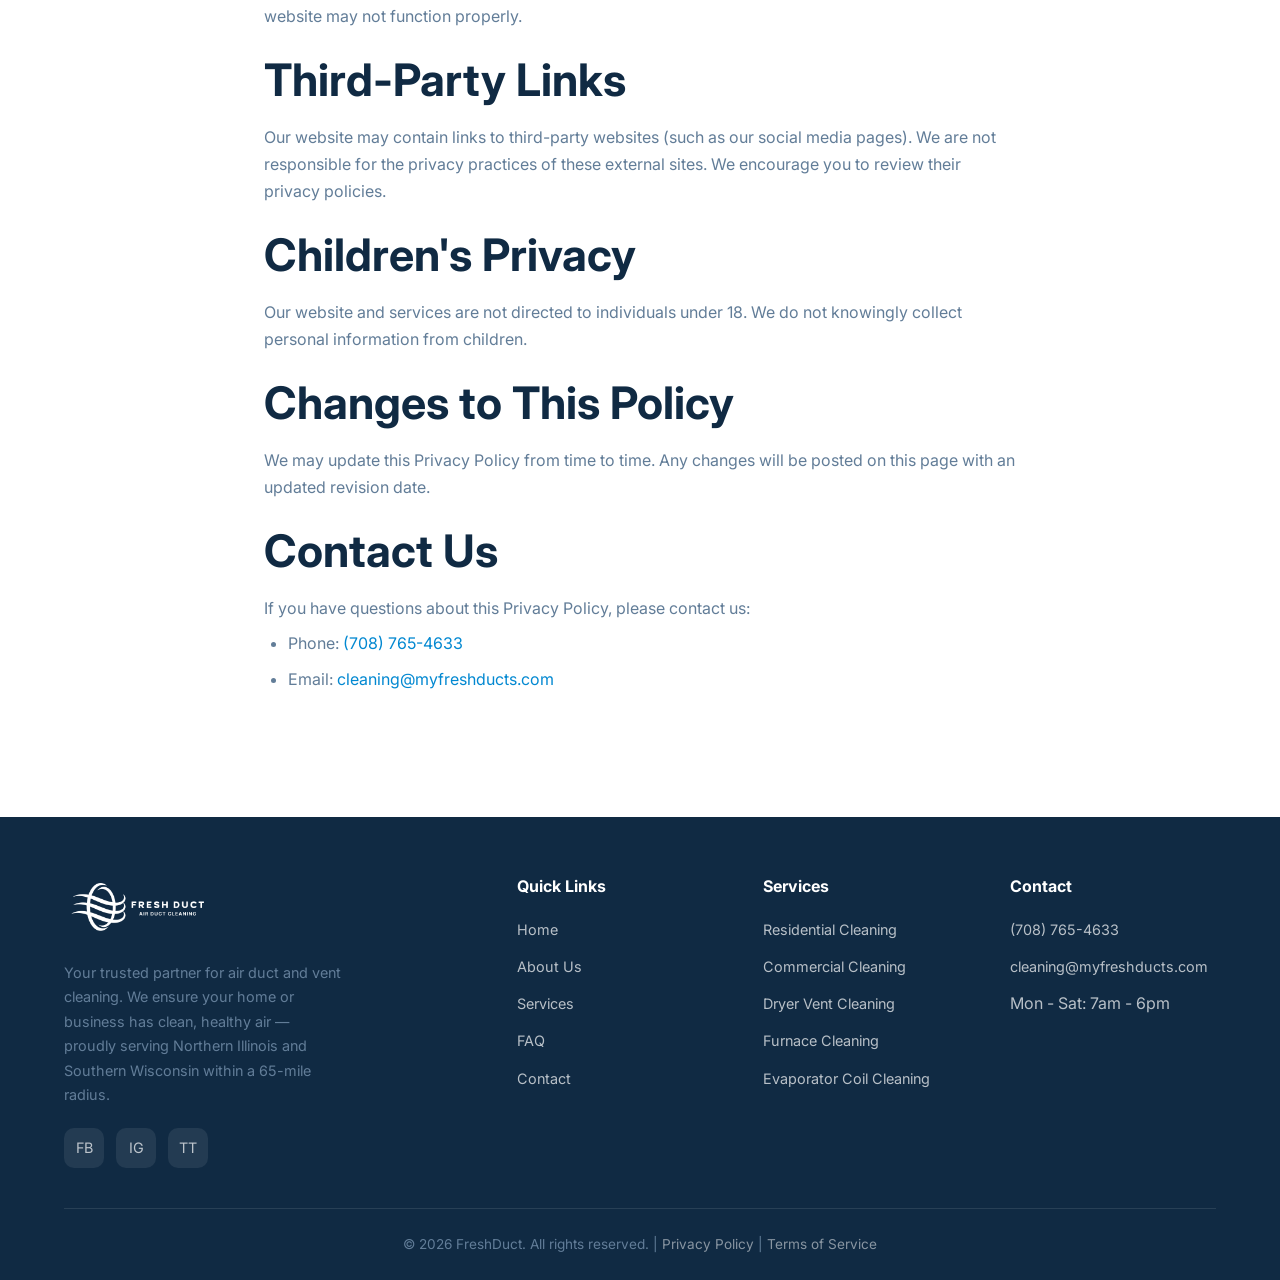
<file: privacy-policy.html>
<!DOCTYPE html>
<html lang="en">
<head>
  <meta charset="UTF-8">
  <meta name="viewport" content="width=device-width, initial-scale=1.0">
  <meta name="description" content="FreshDuct Privacy Policy - How we collect, use, and protect your personal information.">
  <meta name="robots" content="index, follow">
  <meta property="og:image" content="https://myfreshducts.com/og-image.png">
  <title>Privacy Policy | FreshDuct</title>
  <link rel="canonical" href="https://myfreshducts.com/privacy-policy">
  <link rel="preconnect" href="https://fonts.googleapis.com">
  <link rel="preconnect" href="https://fonts.gstatic.com" crossorigin>
  <link href="https://fonts.googleapis.com/css2?family=Inter:wght@400;500;600;700;800&display=swap" rel="stylesheet">
  <link rel="icon" href="favicon.ico" sizes="32x32">
  <link rel="icon" href="favicon-192.png" type="image/png" sizes="192x192">
  <link rel="apple-touch-icon" href="apple-touch-icon.png">
  <link rel="stylesheet" href="styles.css">
</head>
<body>
  <div class="cursor-dot"></div>
  <div class="cursor-ring"></div>

  <nav class="navbar" role="navigation" aria-label="Main navigation">
    <div class="container">
      <a href="index.html" class="logo"><img src="logo.png" alt="FreshDuct Air Duct Cleaning"></a>
      <div class="nav-links">
        <a href="index.html">Home</a>
        <a href="about.html">About</a>
        <a href="services.html">Services</a>
        <a href="faq.html">FAQ</a>
        <a href="contact.html" class="nav-cta">Get a Quote</a>
      </div>
      <div class="hamburger" aria-label="Toggle menu" role="button" tabindex="0">
        <span></span><span></span><span></span>
      </div>
    </div>
  </nav>

  <section class="page-hero">
    <div class="hero-bg-shapes"><div class="shape"></div><div class="shape"></div></div>
    <div class="container">
      <h1>Privacy Policy</h1>
      <p>Last updated: March 2026</p>
    </div>
  </section>

  <section>
    <div class="container" style="max-width:800px">
      <div class="reveal">
        <h2 style="margin-bottom:16px">Introduction</h2>
        <p style="margin-bottom:24px">FreshDuct ("we," "our," or "us") is committed to protecting your privacy. This Privacy Policy explains how we collect, use, disclose, and safeguard your information when you visit our website myfreshducts.com or use our services.</p>

        <h2 style="margin-bottom:16px">Information We Collect</h2>
        <p style="margin-bottom:12px">We may collect personal information that you voluntarily provide to us when you:</p>
        <ul style="margin-bottom:24px;padding-left:24px;list-style:disc">
          <li style="margin-bottom:8px;color:var(--gray-600)">Fill out our contact or quote request form (name, email, phone number, message)</li>
          <li style="margin-bottom:8px;color:var(--gray-600)">Call or email us directly</li>
          <li style="margin-bottom:8px;color:var(--gray-600)">Schedule a service appointment</li>
        </ul>

        <h2 style="margin-bottom:16px">How We Use Your Information</h2>
        <p style="margin-bottom:12px">We use the information we collect to:</p>
        <ul style="margin-bottom:24px;padding-left:24px;list-style:disc">
          <li style="margin-bottom:8px;color:var(--gray-600)">Respond to your inquiries and provide quotes</li>
          <li style="margin-bottom:8px;color:var(--gray-600)">Schedule and perform our services</li>
          <li style="margin-bottom:8px;color:var(--gray-600)">Communicate with you about your service</li>
          <li style="margin-bottom:8px;color:var(--gray-600)">Improve our website and customer experience</li>
        </ul>

        <h2 style="margin-bottom:16px">Information Sharing</h2>
        <p style="margin-bottom:24px">We do not sell, trade, or rent your personal information to third parties. We may share your information only with service providers who assist us in operating our website (such as our form submission service), and only as necessary to provide our services to you.</p>

        <h2 style="margin-bottom:16px">Data Security</h2>
        <p style="margin-bottom:24px">We implement reasonable security measures to protect your personal information. However, no method of transmission over the Internet or electronic storage is 100% secure, and we cannot guarantee absolute security.</p>

        <h2 style="margin-bottom:16px">Cookies</h2>
        <p style="margin-bottom:24px">Our website may use cookies to enhance your browsing experience. You can set your browser to refuse cookies or alert you when cookies are being sent. If you disable cookies, some parts of the website may not function properly.</p>

        <h2 style="margin-bottom:16px">Third-Party Links</h2>
        <p style="margin-bottom:24px">Our website may contain links to third-party websites (such as our social media pages). We are not responsible for the privacy practices of these external sites. We encourage you to review their privacy policies.</p>

        <h2 style="margin-bottom:16px">Children's Privacy</h2>
        <p style="margin-bottom:24px">Our website and services are not directed to individuals under 18. We do not knowingly collect personal information from children.</p>

        <h2 style="margin-bottom:16px">Changes to This Policy</h2>
        <p style="margin-bottom:24px">We may update this Privacy Policy from time to time. Any changes will be posted on this page with an updated revision date.</p>

        <h2 style="margin-bottom:16px">Contact Us</h2>
        <p style="margin-bottom:8px">If you have questions about this Privacy Policy, please contact us:</p>
        <ul style="margin-bottom:24px;padding-left:24px;list-style:disc">
          <li style="margin-bottom:8px;color:var(--gray-600)">Phone: <a href="tel:7087654633" style="color:var(--primary-dark)">(708) 765-4633</a></li>
          <li style="margin-bottom:8px;color:var(--gray-600)">Email: <a href="mailto:cleaning@myfreshducts.com" style="color:var(--primary-dark)">cleaning@myfreshducts.com</a></li>
        </ul>
      </div>
    </div>
  </section>

  <footer class="footer">
    <div class="container">
      <div class="footer-grid">
        <div class="footer-brand">
          <a href="index.html" class="logo"><img src="logo.png" alt="FreshDuct Air Duct Cleaning"></a>
          <p>Your trusted partner for air duct and vent cleaning. We ensure your home or business has clean, healthy air — proudly serving Northern Illinois and Southern Wisconsin within a 65-mile radius.</p>
          <div class="footer-social">
            <a href="https://www.facebook.com/myfreshduct" target="_blank" rel="noopener" aria-label="Facebook">FB</a>
            <a href="https://www.instagram.com/my_freshduct/" target="_blank" rel="noopener" aria-label="Instagram">IG</a>
            <a href="https://www.thumbtack.com/il/rockford/duct-cleaning/fresh-duct-llc/service/523729814462054405" target="_blank" rel="noopener" aria-label="Thumbtack">TT</a>
          </div>
        </div>
        <div>
          <h4>Quick Links</h4>
          <ul>
            <li><a href="index.html">Home</a></li>
            <li><a href="about.html">About Us</a></li>
            <li><a href="services.html">Services</a></li>
            <li><a href="faq.html">FAQ</a></li>
            <li><a href="contact.html">Contact</a></li>
          </ul>
        </div>
        <div>
          <h4>Services</h4>
          <ul>
            <li><a href="residential-duct-cleaning.html">Residential Cleaning</a></li>
            <li><a href="commercial-duct-cleaning.html">Commercial Cleaning</a></li>
            <li><a href="dryer-vent-cleaning.html">Dryer Vent Cleaning</a></li>
            <li><a href="furnace-cleaning.html">Furnace Cleaning</a></li>
            <li><a href="coil-cleaning.html">Evaporator Coil Cleaning</a></li>
          </ul>
        </div>
        <div>
          <h4>Contact</h4>
          <ul>
            <li><a href="tel:7087654633">(708) 765-4633</a></li>
            <li><a href="mailto:cleaning@myfreshducts.com">cleaning@myfreshducts.com</a></li>
            <li>Mon - Sat: 7am - 6pm</li>
          </ul>
        </div>
      </div>
      <div class="footer-bottom">
        <p>&copy; 2026 FreshDuct. All rights reserved. | <a href="privacy-policy.html" style="color:rgba(255,255,255,.5)">Privacy Policy</a> | <a href="terms-of-service.html" style="color:rgba(255,255,255,.5)">Terms of Service</a></p>
      </div>
    </div>
  </footer>

  <script src="script.js"></script>
</body>
</html>
</file>
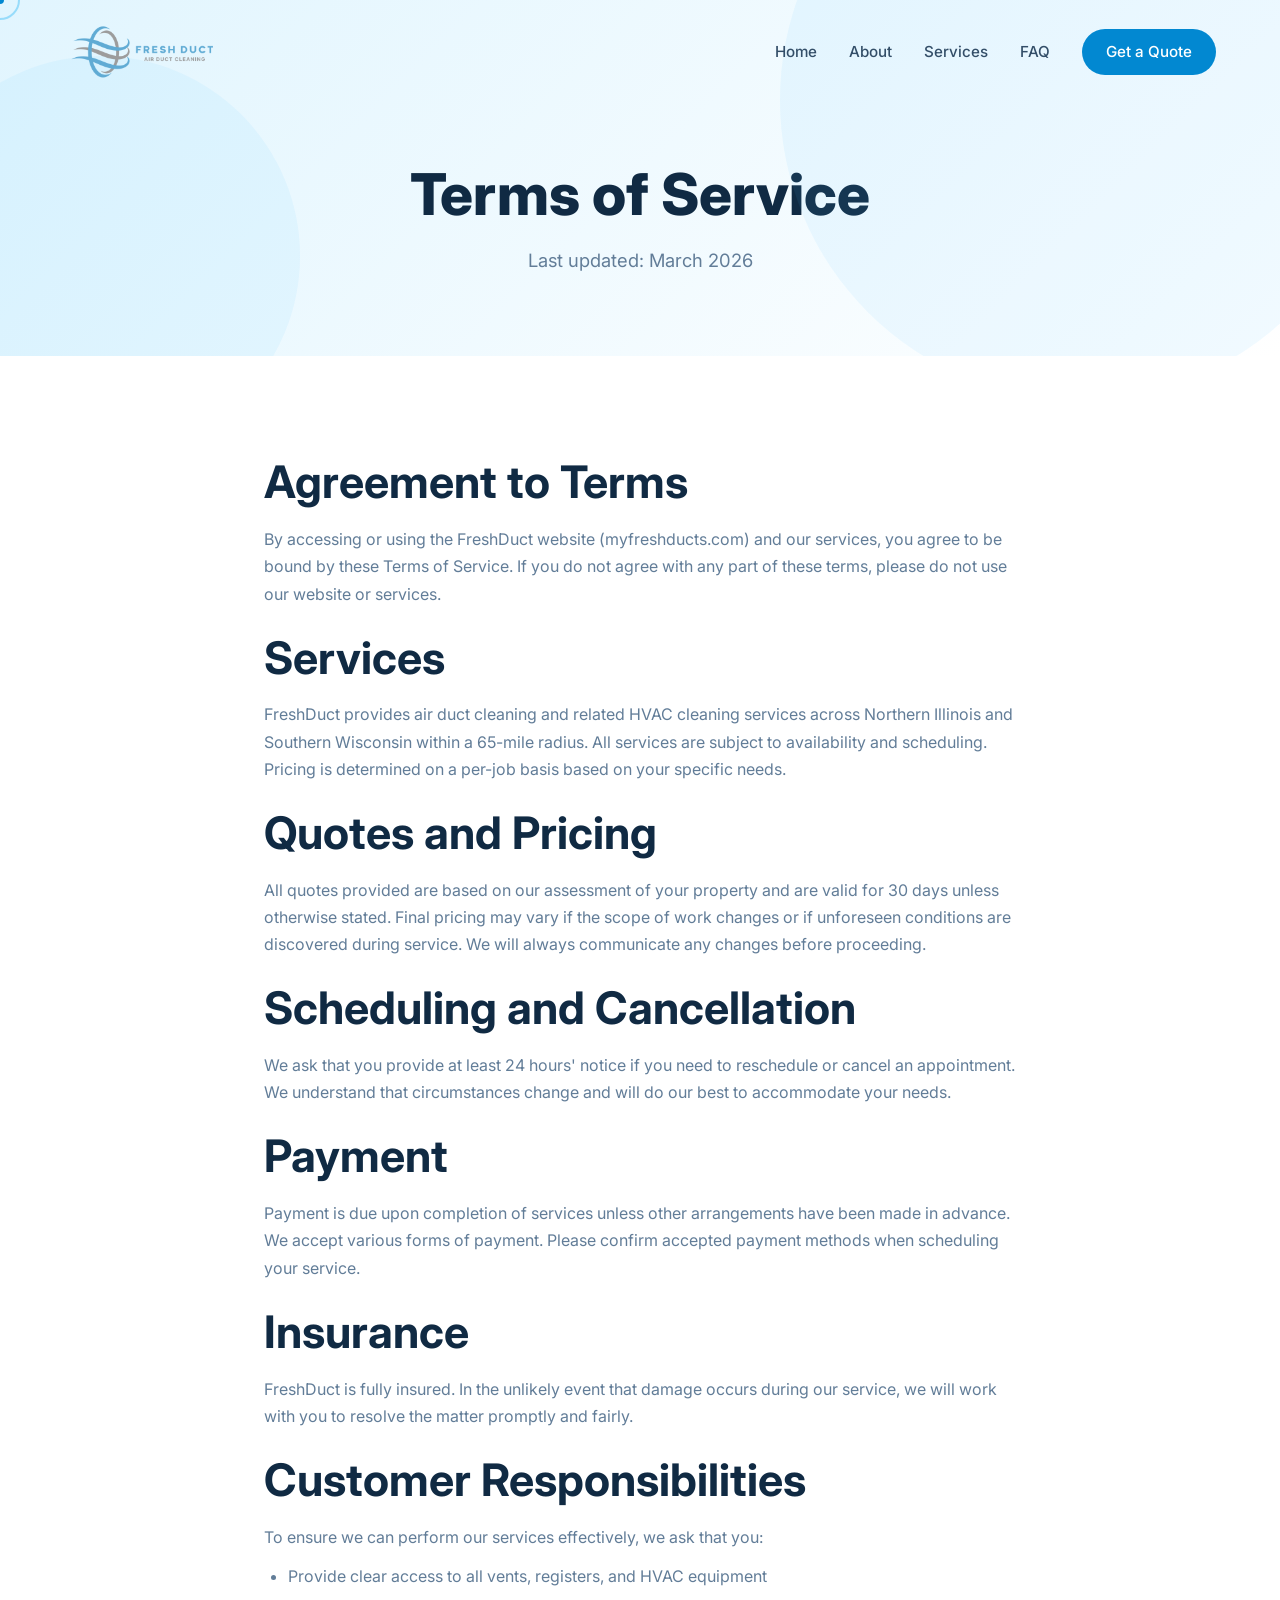
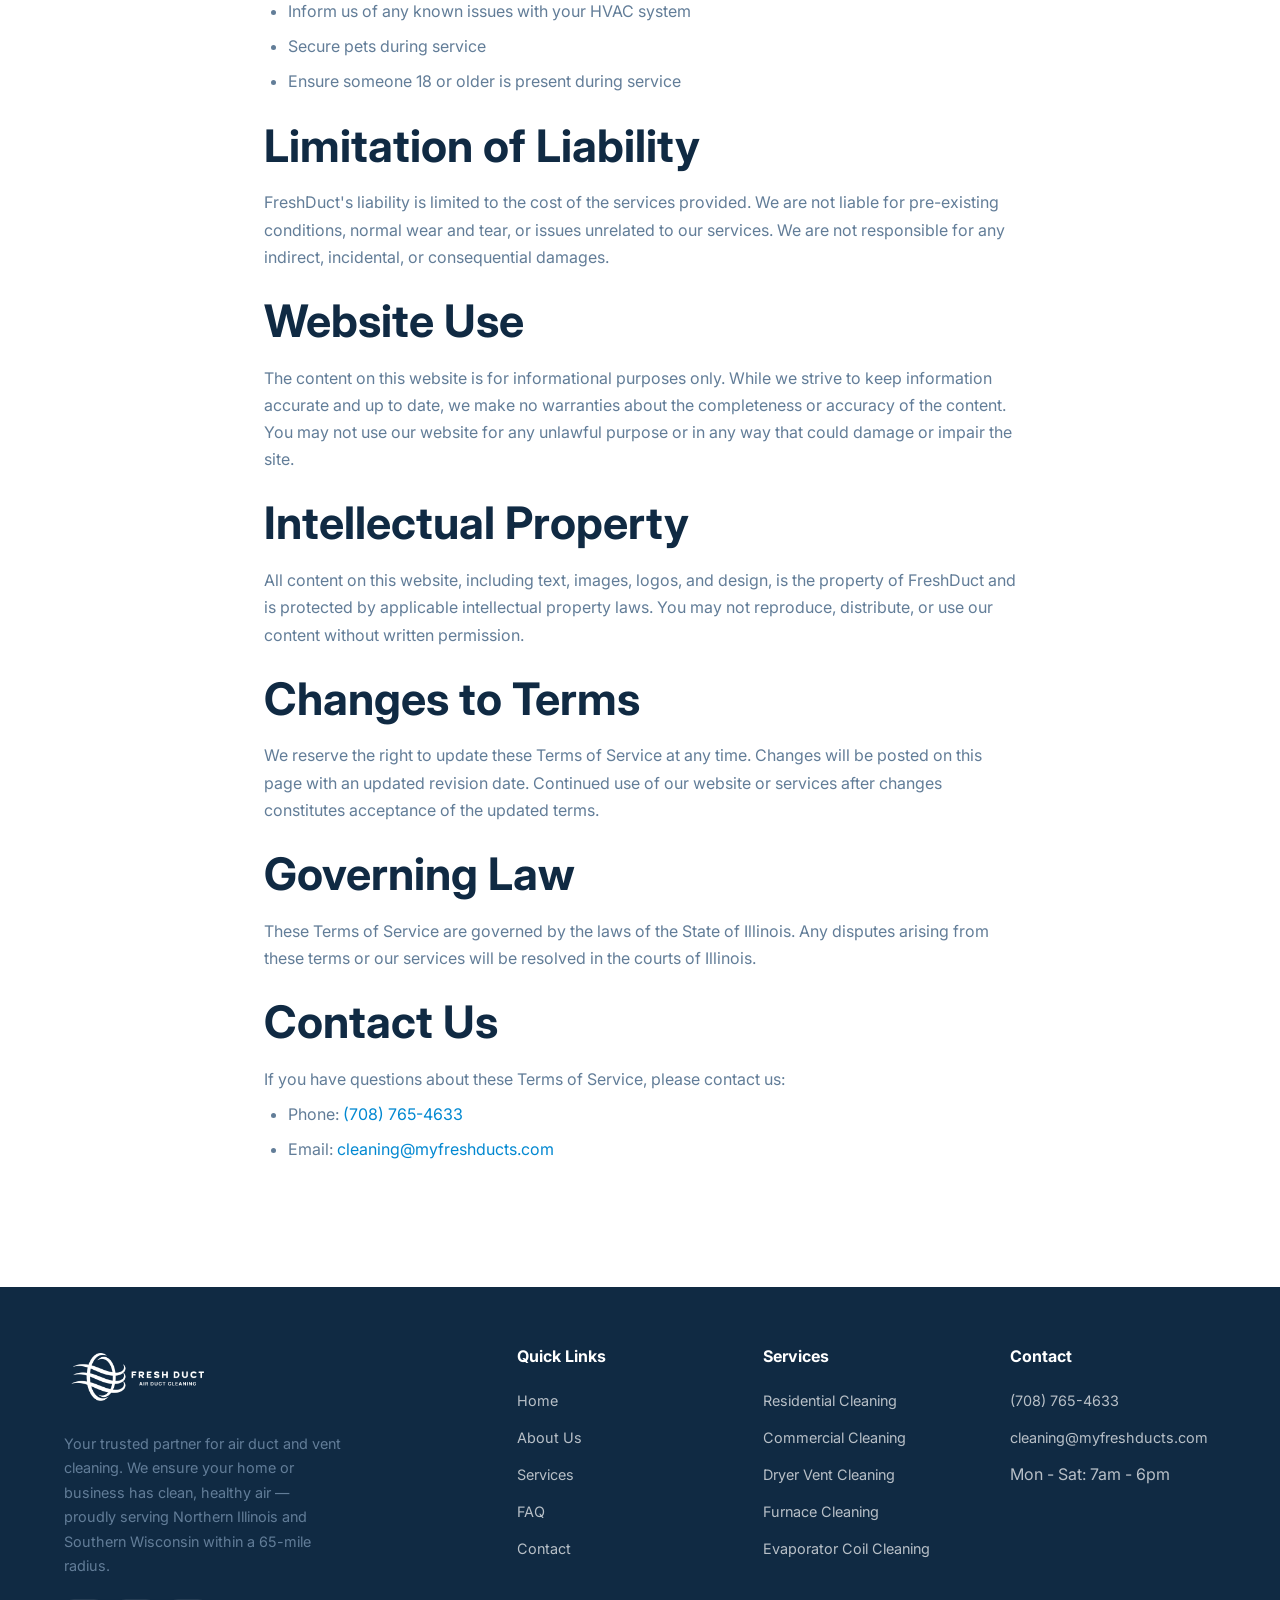
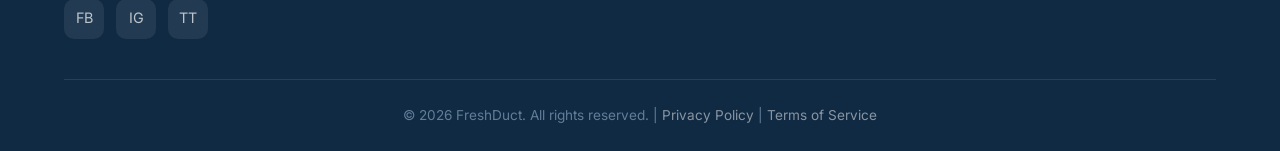
<file: terms-of-service.html>
<!DOCTYPE html>
<html lang="en">
<head>
  <meta charset="UTF-8">
  <meta name="viewport" content="width=device-width, initial-scale=1.0">
  <meta name="description" content="FreshDuct Terms of Service - Terms and conditions for using our website and air duct cleaning services.">
  <meta name="robots" content="index, follow">
  <meta property="og:image" content="https://myfreshducts.com/og-image.png">
  <title>Terms of Service | FreshDuct</title>
  <link rel="canonical" href="https://myfreshducts.com/terms-of-service">
  <link rel="preconnect" href="https://fonts.googleapis.com">
  <link rel="preconnect" href="https://fonts.gstatic.com" crossorigin>
  <link href="https://fonts.googleapis.com/css2?family=Inter:wght@400;500;600;700;800&display=swap" rel="stylesheet">
  <link rel="icon" href="favicon.ico" sizes="32x32">
  <link rel="icon" href="favicon-192.png" type="image/png" sizes="192x192">
  <link rel="apple-touch-icon" href="apple-touch-icon.png">
  <link rel="stylesheet" href="styles.css">
</head>
<body>
  <div class="cursor-dot"></div>
  <div class="cursor-ring"></div>

  <nav class="navbar" role="navigation" aria-label="Main navigation">
    <div class="container">
      <a href="index.html" class="logo"><img src="logo.png" alt="FreshDuct Air Duct Cleaning"></a>
      <div class="nav-links">
        <a href="index.html">Home</a>
        <a href="about.html">About</a>
        <a href="services.html">Services</a>
        <a href="faq.html">FAQ</a>
        <a href="contact.html" class="nav-cta">Get a Quote</a>
      </div>
      <div class="hamburger" aria-label="Toggle menu" role="button" tabindex="0">
        <span></span><span></span><span></span>
      </div>
    </div>
  </nav>

  <section class="page-hero">
    <div class="hero-bg-shapes"><div class="shape"></div><div class="shape"></div></div>
    <div class="container">
      <h1>Terms of Service</h1>
      <p>Last updated: March 2026</p>
    </div>
  </section>

  <section>
    <div class="container" style="max-width:800px">
      <div class="reveal">
        <h2 style="margin-bottom:16px">Agreement to Terms</h2>
        <p style="margin-bottom:24px">By accessing or using the FreshDuct website (myfreshducts.com) and our services, you agree to be bound by these Terms of Service. If you do not agree with any part of these terms, please do not use our website or services.</p>

        <h2 style="margin-bottom:16px">Services</h2>
        <p style="margin-bottom:24px">FreshDuct provides air duct cleaning and related HVAC cleaning services across Northern Illinois and Southern Wisconsin within a 65-mile radius. All services are subject to availability and scheduling. Pricing is determined on a per-job basis based on your specific needs.</p>

        <h2 style="margin-bottom:16px">Quotes and Pricing</h2>
        <p style="margin-bottom:24px">All quotes provided are based on our assessment of your property and are valid for 30 days unless otherwise stated. Final pricing may vary if the scope of work changes or if unforeseen conditions are discovered during service. We will always communicate any changes before proceeding.</p>

        <h2 style="margin-bottom:16px">Scheduling and Cancellation</h2>
        <p style="margin-bottom:24px">We ask that you provide at least 24 hours' notice if you need to reschedule or cancel an appointment. We understand that circumstances change and will do our best to accommodate your needs.</p>

        <h2 style="margin-bottom:16px">Payment</h2>
        <p style="margin-bottom:24px">Payment is due upon completion of services unless other arrangements have been made in advance. We accept various forms of payment. Please confirm accepted payment methods when scheduling your service.</p>

        <h2 style="margin-bottom:16px">Insurance</h2>
        <p style="margin-bottom:24px">FreshDuct is fully insured. In the unlikely event that damage occurs during our service, we will work with you to resolve the matter promptly and fairly.</p>

        <h2 style="margin-bottom:16px">Customer Responsibilities</h2>
        <p style="margin-bottom:12px">To ensure we can perform our services effectively, we ask that you:</p>
        <ul style="margin-bottom:24px;padding-left:24px;list-style:disc">
          <li style="margin-bottom:8px;color:var(--gray-600)">Provide clear access to all vents, registers, and HVAC equipment</li>
          <li style="margin-bottom:8px;color:var(--gray-600)">Inform us of any known issues with your HVAC system</li>
          <li style="margin-bottom:8px;color:var(--gray-600)">Secure pets during service</li>
          <li style="margin-bottom:8px;color:var(--gray-600)">Ensure someone 18 or older is present during service</li>
        </ul>

        <h2 style="margin-bottom:16px">Limitation of Liability</h2>
        <p style="margin-bottom:24px">FreshDuct's liability is limited to the cost of the services provided. We are not liable for pre-existing conditions, normal wear and tear, or issues unrelated to our services. We are not responsible for any indirect, incidental, or consequential damages.</p>

        <h2 style="margin-bottom:16px">Website Use</h2>
        <p style="margin-bottom:24px">The content on this website is for informational purposes only. While we strive to keep information accurate and up to date, we make no warranties about the completeness or accuracy of the content. You may not use our website for any unlawful purpose or in any way that could damage or impair the site.</p>

        <h2 style="margin-bottom:16px">Intellectual Property</h2>
        <p style="margin-bottom:24px">All content on this website, including text, images, logos, and design, is the property of FreshDuct and is protected by applicable intellectual property laws. You may not reproduce, distribute, or use our content without written permission.</p>

        <h2 style="margin-bottom:16px">Changes to Terms</h2>
        <p style="margin-bottom:24px">We reserve the right to update these Terms of Service at any time. Changes will be posted on this page with an updated revision date. Continued use of our website or services after changes constitutes acceptance of the updated terms.</p>

        <h2 style="margin-bottom:16px">Governing Law</h2>
        <p style="margin-bottom:24px">These Terms of Service are governed by the laws of the State of Illinois. Any disputes arising from these terms or our services will be resolved in the courts of Illinois.</p>

        <h2 style="margin-bottom:16px">Contact Us</h2>
        <p style="margin-bottom:8px">If you have questions about these Terms of Service, please contact us:</p>
        <ul style="margin-bottom:24px;padding-left:24px;list-style:disc">
          <li style="margin-bottom:8px;color:var(--gray-600)">Phone: <a href="tel:7087654633" style="color:var(--primary-dark)">(708) 765-4633</a></li>
          <li style="margin-bottom:8px;color:var(--gray-600)">Email: <a href="mailto:cleaning@myfreshducts.com" style="color:var(--primary-dark)">cleaning@myfreshducts.com</a></li>
        </ul>
      </div>
    </div>
  </section>

  <footer class="footer">
    <div class="container">
      <div class="footer-grid">
        <div class="footer-brand">
          <a href="index.html" class="logo"><img src="logo.png" alt="FreshDuct Air Duct Cleaning"></a>
          <p>Your trusted partner for air duct and vent cleaning. We ensure your home or business has clean, healthy air — proudly serving Northern Illinois and Southern Wisconsin within a 65-mile radius.</p>
          <div class="footer-social">
            <a href="https://www.facebook.com/myfreshduct" target="_blank" rel="noopener" aria-label="Facebook">FB</a>
            <a href="https://www.instagram.com/my_freshduct/" target="_blank" rel="noopener" aria-label="Instagram">IG</a>
            <a href="https://www.thumbtack.com/il/rockford/duct-cleaning/fresh-duct-llc/service/523729814462054405" target="_blank" rel="noopener" aria-label="Thumbtack">TT</a>
          </div>
        </div>
        <div>
          <h4>Quick Links</h4>
          <ul>
            <li><a href="index.html">Home</a></li>
            <li><a href="about.html">About Us</a></li>
            <li><a href="services.html">Services</a></li>
            <li><a href="faq.html">FAQ</a></li>
            <li><a href="contact.html">Contact</a></li>
          </ul>
        </div>
        <div>
          <h4>Services</h4>
          <ul>
            <li><a href="residential-duct-cleaning.html">Residential Cleaning</a></li>
            <li><a href="commercial-duct-cleaning.html">Commercial Cleaning</a></li>
            <li><a href="dryer-vent-cleaning.html">Dryer Vent Cleaning</a></li>
            <li><a href="furnace-cleaning.html">Furnace Cleaning</a></li>
            <li><a href="coil-cleaning.html">Evaporator Coil Cleaning</a></li>
          </ul>
        </div>
        <div>
          <h4>Contact</h4>
          <ul>
            <li><a href="tel:7087654633">(708) 765-4633</a></li>
            <li><a href="mailto:cleaning@myfreshducts.com">cleaning@myfreshducts.com</a></li>
            <li>Mon - Sat: 7am - 6pm</li>
          </ul>
        </div>
      </div>
      <div class="footer-bottom">
        <p>&copy; 2026 FreshDuct. All rights reserved. | <a href="privacy-policy.html" style="color:rgba(255,255,255,.5)">Privacy Policy</a> | <a href="terms-of-service.html" style="color:rgba(255,255,255,.5)">Terms of Service</a></p>
      </div>
    </div>
  </footer>

  <script src="script.js"></script>
</body>
</html>
</file>
<file: styles.css>
/* ===== RESET & BASE ===== */
*,*::before,*::after{margin:0;padding:0;box-sizing:border-box}
:root{
  --primary:#4FC3F7;
  --primary-dark:#0288D1;
  --primary-light:#E1F5FE;
  --accent:#039BE5;
  --white:#ffffff;
  --off-white:#F8FCFF;
  --gray-100:#F0F4F8;
  --gray-200:#D9E2EC;
  --gray-400:#9FB3C8;
  --gray-600:#627D98;
  --gray-800:#334E68;
  --black:#102A43;
  --shadow:0 4px 24px rgba(16,42,67,.08);
  --shadow-lg:0 12px 48px rgba(16,42,67,.12);
  --radius:12px;
  --transition:0.3s cubic-bezier(.4,0,.2,1);
}
html{scroll-behavior:smooth;font-size:16px;overflow-x:hidden}
body{font-family:'Inter',system-ui,-apple-system,sans-serif;color:var(--gray-800);background:var(--white);line-height:1.7;overflow-x:hidden}
a{text-decoration:none;color:inherit}
ul{list-style:none}
img{max-width:100%;display:block}
h1,h2,h3,h4{line-height:1.2;color:var(--black)}
h1{font-size:clamp(2.2rem,5vw,3.6rem);font-weight:800}
h2{font-size:clamp(1.8rem,3.5vw,2.8rem);font-weight:700}
h3{font-size:1.3rem;font-weight:600}
p{color:var(--gray-600)}
.container{max-width:1200px;margin:0 auto;padding:0 24px}

/* ===== CUSTOM CURSOR ===== */
.cursor-dot,.cursor-ring{position:fixed;top:0;left:0;pointer-events:none;z-index:99999;border-radius:50%;transform:translate(-50%,-50%)}
.cursor-dot{width:8px;height:8px;background:var(--primary-dark)}
.cursor-ring{width:40px;height:40px;border:2px solid var(--primary);opacity:.5;transition:width .2s,height .2s,opacity .2s}
.cursor-ring.hover{width:60px;height:60px;opacity:.3;border-color:var(--primary-dark)}
@media(pointer:coarse){.cursor-dot,.cursor-ring{display:none}}

/* ===== NAVBAR ===== */
.navbar{position:fixed;top:0;left:0;width:100%;z-index:1000;padding:20px 0;transition:var(--transition)}
.navbar.scrolled{background:rgba(255,255,255,.95);backdrop-filter:blur(20px);padding:12px 0;box-shadow:var(--shadow)}
.navbar .container{display:flex;align-items:center;justify-content:space-between}
.logo{display:inline-block}
.logo img{height:64px;width:auto;display:block}
.nav-links{display:flex;gap:32px;align-items:center}
.nav-links a{font-weight:500;font-size:.95rem;position:relative;color:var(--gray-800);transition:var(--transition)}
.nav-links a::after{content:'';position:absolute;bottom:-4px;left:0;width:0;height:2px;background:var(--primary);transition:var(--transition)}
.nav-links a:hover::after,.nav-links a.active::after{width:100%}
.nav-links a:hover{color:var(--primary-dark)}
.nav-cta{background:var(--primary-dark);color:var(--white) !important;padding:10px 24px;border-radius:50px;font-weight:600;transition:var(--transition)}
.nav-cta::after{display:none !important}
.nav-cta:hover{background:var(--accent);transform:translateY(-2px);box-shadow:0 4px 16px rgba(2,136,209,.3)}
.hamburger{display:none;flex-direction:column;gap:5px;cursor:pointer;z-index:1001}
.hamburger span{width:28px;height:2.5px;background:var(--black);transition:var(--transition);border-radius:2px}
.hamburger.active span:nth-child(1){transform:rotate(45deg) translate(5px,5px)}
.hamburger.active span:nth-child(2){opacity:0}
.hamburger.active span:nth-child(3){transform:rotate(-45deg) translate(5px,-5px)}

/* ===== HERO ===== */
.hero{min-height:100vh;display:flex;align-items:center;position:relative;overflow:hidden;background:linear-gradient(135deg,var(--primary-light) 0%,var(--white) 50%,var(--off-white) 100%)}
.hero-bg-shapes{position:absolute;inset:0;pointer-events:none;overflow:hidden}
.hero-bg-shapes .shape{position:absolute;border-radius:50%;opacity:.08;background:var(--primary)}
.hero-bg-shapes .shape:nth-child(1){width:600px;height:600px;top:-200px;right:-100px}
.hero-bg-shapes .shape:nth-child(2){width:400px;height:400px;bottom:-100px;left:-100px}
.hero-bg-shapes .shape:nth-child(3){width:200px;height:200px;top:40%;left:60%}
.hero .container{display:grid;grid-template-columns:1fr 1fr;gap:60px;align-items:center;position:relative;z-index:2}
.hero-content{animation:fadeInUp .8s ease-out}
.hero-badge{display:inline-flex;align-items:center;gap:8px;background:var(--white);border:1px solid var(--gray-200);border-radius:50px;padding:8px 20px;font-size:.85rem;font-weight:600;color:var(--primary-dark);margin-bottom:24px;box-shadow:var(--shadow)}
.hero-badge .dot{width:8px;height:8px;border-radius:50%;background:#4CAF50;animation:pulse 2s infinite}
.hero h1{margin-bottom:20px}
.hero h1 .highlight{color:var(--primary-dark);position:relative}
.hero h1 .highlight::after{content:'';position:absolute;bottom:4px;left:0;width:100%;height:8px;background:var(--primary);opacity:.2;border-radius:4px}
.hero p{font-size:1.15rem;margin-bottom:32px;max-width:500px}
.hero-buttons{display:flex;gap:16px;flex-wrap:wrap}
.hero-visual{position:relative;animation:fadeInUp .8s ease-out .2s both}
.hero-image-wrapper{position:relative;border-radius:24px;overflow:hidden;box-shadow:var(--shadow-lg)}
.hero-image-wrapper img{width:100%;height:400px;object-fit:cover}
.hero-float-card{position:absolute;background:var(--white);border-radius:16px;padding:16px 20px;box-shadow:var(--shadow-lg);display:flex;align-items:center;gap:12px;animation:float 3s ease-in-out infinite}
.hero-float-card.card-1{bottom:24px;left:-20px}
.hero-float-card.card-2{top:24px;right:-20px;animation-delay:1.5s}
.hero-float-card .icon{width:44px;height:44px;border-radius:12px;display:flex;align-items:center;justify-content:center;font-size:1.2rem}
.hero-float-card .icon.blue{background:var(--primary-light);color:var(--primary-dark)}
.hero-float-card .icon.green{background:#E8F5E9;color:#2E7D32}
.hero-float-card .card-text span{font-size:.8rem;color:var(--gray-400)}
.hero-float-card .card-text strong{display:block;font-size:.95rem;color:var(--black)}
.hero-stats{display:flex;gap:40px;margin-top:40px;padding-top:40px;border-top:1px solid var(--gray-200)}
.hero-stats .stat h3{font-size:1.8rem;color:var(--primary-dark)}
.hero-stats .stat p{font-size:.85rem;color:var(--gray-400)}

/* ===== BUTTONS ===== */
.btn{display:inline-flex;align-items:center;gap:8px;padding:14px 32px;border-radius:50px;font-weight:600;font-size:1rem;border:none;cursor:pointer;transition:var(--transition)}
.btn-primary{background:var(--primary-dark);color:var(--white)}
.btn-primary:hover{background:var(--accent);transform:translateY(-2px);box-shadow:0 8px 24px rgba(2,136,209,.3)}
.btn-outline{background:transparent;color:var(--primary-dark);border:2px solid var(--primary)}
.btn-outline:hover{background:var(--primary-light);transform:translateY(-2px)}

/* ===== SECTION STYLES ===== */
section{padding:100px 0}
.section-header{text-align:center;max-width:640px;margin:0 auto 60px}
.section-label{display:inline-block;font-size:.85rem;font-weight:700;text-transform:uppercase;letter-spacing:2px;color:var(--primary-dark);margin-bottom:12px}
.section-header p{margin-top:16px;font-size:1.1rem}

/* ===== SERVICES GRID ===== */
.services-section{background:var(--off-white)}
.services-grid{display:grid;grid-template-columns:repeat(auto-fit,minmax(min(280px,100%),1fr));gap:24px}
.service-card{background:var(--white);border-radius:var(--radius);padding:36px 28px;transition:var(--transition);border:1px solid transparent;position:relative;overflow:hidden}
.service-card::before{content:'';position:absolute;top:0;left:0;width:100%;height:3px;background:linear-gradient(90deg,var(--primary),var(--primary-dark));transform:scaleX(0);transition:var(--transition);transform-origin:left}
.service-card:hover{transform:translateY(-8px);box-shadow:var(--shadow-lg);border-color:var(--primary-light)}
.service-card:hover::before{transform:scaleX(1)}
.service-card .icon-wrap{width:56px;height:56px;border-radius:14px;background:var(--primary-light);display:flex;align-items:center;justify-content:center;font-size:1.5rem;margin-bottom:20px;transition:var(--transition)}
.service-card:hover .icon-wrap{background:var(--primary-dark);color:var(--white);transform:scale(1.1)}
.service-card h3{margin-bottom:12px}
.service-card p{font-size:.95rem}

/* ===== WHY CHOOSE US ===== */
.why-section .grid{display:grid;grid-template-columns:1fr 1fr;gap:60px;align-items:center}
.why-image{border-radius:24px;overflow:hidden;box-shadow:var(--shadow-lg)}
.why-image img{width:100%;height:450px;object-fit:cover}
.why-list{display:flex;flex-direction:column;gap:24px}
.why-item{display:flex;gap:16px;padding:20px;border-radius:var(--radius);transition:var(--transition)}
.why-item:hover{background:var(--primary-light)}
.why-item .num{width:44px;height:44px;min-width:44px;border-radius:12px;background:var(--primary-dark);color:var(--white);display:flex;align-items:center;justify-content:center;font-weight:700;font-size:.95rem}
.why-item h3{margin-bottom:4px}
.why-item p{font-size:.9rem}

/* ===== PROCESS ===== */
.process-section{background:var(--off-white)}
.process-grid{display:grid;grid-template-columns:repeat(3,1fr);gap:24px;position:relative;max-width:900px;margin:0 auto}
.process-grid::before{content:'';position:absolute;top:44px;left:12%;width:76%;height:2px;background:linear-gradient(90deg,var(--primary),var(--primary-dark));opacity:.2}
.process-step{text-align:center;position:relative}
.process-step .step-num{width:48px;height:48px;border-radius:50%;background:var(--primary-dark);color:var(--white);display:flex;align-items:center;justify-content:center;font-weight:700;margin:0 auto 20px;position:relative;z-index:2;transition:var(--transition)}
.process-step:hover .step-num{transform:scale(1.15);box-shadow:0 4px 20px rgba(2,136,209,.4)}
.process-step h3{margin-bottom:8px}
.process-step p{font-size:.9rem;max-width:240px;margin:0 auto}

/* ===== TESTIMONIALS ===== */
.testimonials-grid{display:grid;grid-template-columns:repeat(auto-fit,minmax(min(340px,100%),1fr));gap:24px}
.testimonial-card{background:var(--white);border-radius:var(--radius);padding:32px;border:1px solid var(--gray-200);transition:var(--transition)}
.testimonial-card:hover{box-shadow:var(--shadow-lg);border-color:var(--primary-light);transform:translateY(-4px)}
.testimonial-card .stars{color:#FFC107;font-size:1.1rem;margin-bottom:16px}
.testimonial-card blockquote{font-size:1rem;line-height:1.8;color:var(--gray-800);margin-bottom:20px;font-style:italic}
.testimonial-card .author{display:flex;align-items:center;gap:12px}
.testimonial-card .avatar{width:44px;height:44px;border-radius:50%;background:var(--primary-light);display:flex;align-items:center;justify-content:center;font-weight:700;color:var(--primary-dark);font-size:.9rem}
.testimonial-card .author-info strong{display:block;font-size:.95rem;color:var(--black)}
.testimonial-card .author-info span{font-size:.8rem;color:var(--gray-400)}

/* ===== CTA BANNER ===== */
.cta-banner{background:linear-gradient(135deg,var(--primary-dark) 0%,var(--accent) 100%);padding:80px 0;text-align:center;position:relative;overflow:hidden}
.cta-banner::before{content:'';position:absolute;width:300px;height:300px;border-radius:50%;background:rgba(255,255,255,.05);top:-100px;right:-50px}
.cta-banner::after{content:'';position:absolute;width:200px;height:200px;border-radius:50%;background:rgba(255,255,255,.05);bottom:-80px;left:-40px}
.cta-banner h2{color:var(--white);margin-bottom:16px}
.cta-banner p{color:rgba(255,255,255,.85);font-size:1.15rem;margin-bottom:32px;max-width:500px;margin-left:auto;margin-right:auto}
.btn-white{background:var(--white);color:var(--primary-dark);font-weight:700}
.btn-white:hover{transform:translateY(-2px);box-shadow:0 8px 24px rgba(0,0,0,.2)}

/* ===== ABOUT PAGE ===== */
.page-hero{padding:160px 0 80px;background:linear-gradient(135deg,var(--primary-light),var(--white));text-align:center;position:relative;overflow:hidden;overflow-x:clip}
.page-hero h1{margin-bottom:16px}
.page-hero p{font-size:1.15rem;max-width:600px;margin:0 auto}
.about-story .grid{display:grid;grid-template-columns:1fr 1fr;gap:60px;align-items:center}
.about-story .text h2{margin-bottom:20px}
.about-story .text p{margin-bottom:16px}
.about-story .image{border-radius:24px;overflow:hidden;box-shadow:var(--shadow-lg)}
.about-story .image img{width:100%;height:400px;object-fit:cover}
.values-grid{display:grid;grid-template-columns:repeat(auto-fit,minmax(min(250px,100%),1fr));gap:24px}
.value-card{text-align:center;padding:40px 28px;border-radius:var(--radius);background:var(--white);border:1px solid var(--gray-200);transition:var(--transition)}
.value-card:hover{border-color:var(--primary);box-shadow:var(--shadow);transform:translateY(-4px)}
.value-card .icon-wrap{width:64px;height:64px;border-radius:50%;background:var(--primary-light);display:flex;align-items:center;justify-content:center;font-size:1.6rem;margin:0 auto 20px}
.value-card h3{margin-bottom:8px}
.team-grid{display:grid;grid-template-columns:repeat(auto-fit,minmax(min(260px,100%),1fr));gap:24px}
.team-card{text-align:center;padding:32px;border-radius:var(--radius);background:var(--white);box-shadow:var(--shadow);transition:var(--transition)}
.team-card:hover{transform:translateY(-8px);box-shadow:var(--shadow-lg)}
.team-card .avatar-lg{width:80px;height:80px;border-radius:50%;background:var(--primary-light);display:flex;align-items:center;justify-content:center;font-size:1.8rem;font-weight:700;color:var(--primary-dark);margin:0 auto 16px}
.team-card h3{margin-bottom:4px}
.team-card .role{color:var(--primary-dark);font-size:.9rem;font-weight:600;margin-bottom:8px}
.team-card p{font-size:.9rem}

/* ===== SERVICES PAGE ===== */
.service-detail{padding:80px 0;border-bottom:1px solid var(--gray-200)}
.service-detail:nth-child(even){background:var(--off-white)}
.service-detail .grid{display:grid;grid-template-columns:1fr 1fr;gap:60px;align-items:center}
.service-detail:nth-child(even) .grid{direction:rtl}
.service-detail:nth-child(even) .grid>*{direction:ltr}
.service-detail .image{border-radius:24px;overflow:hidden;box-shadow:var(--shadow-lg)}
.service-detail .image img{width:100%;height:350px;object-fit:cover}
.service-detail .content h2{margin-bottom:16px}
.service-detail .content p{margin-bottom:16px}
.service-detail .features{display:flex;flex-direction:column;gap:10px;margin-top:20px}
.service-detail .features li{display:flex;align-items:center;gap:10px;font-weight:500;color:var(--gray-800)}
.service-detail .features li::before{content:'';width:20px;height:20px;border-radius:50%;background:var(--primary-light);display:flex;align-items:center;justify-content:center;min-width:20px}
.pricing-grid{display:grid;grid-template-columns:repeat(auto-fit,minmax(min(300px,100%),1fr));gap:24px}
.pricing-card{background:var(--white);border-radius:var(--radius);padding:40px 32px;text-align:center;border:2px solid var(--gray-200);transition:var(--transition);position:relative}
.pricing-card.popular{border-color:var(--primary-dark);transform:scale(1.02)}
.pricing-card.popular::before{content:'Most Popular';position:absolute;top:-14px;left:50%;transform:translateX(-50%);background:var(--primary-dark);color:var(--white);padding:4px 20px;border-radius:50px;font-size:.8rem;font-weight:700}
.pricing-card:hover{box-shadow:var(--shadow-lg);transform:translateY(-4px)}
.pricing-card.popular:hover{transform:scale(1.02) translateY(-4px)}
.pricing-card h3{margin-bottom:8px}
.pricing-card .price{font-size:2.4rem;font-weight:800;color:var(--primary-dark);margin:16px 0}
.pricing-card .price span{font-size:.9rem;font-weight:400;color:var(--gray-400)}
.pricing-card .features-list{text-align:left;margin:24px 0;display:flex;flex-direction:column;gap:12px}
.pricing-card .features-list li{display:flex;align-items:center;gap:8px;font-size:.95rem;color:var(--gray-800)}

/* ===== FAQ ===== */
.faq-grid{max-width:800px;margin:0 auto;display:flex;flex-direction:column;gap:12px}
.faq-item{background:var(--white);border:1px solid var(--gray-200);border-radius:var(--radius);overflow:hidden;transition:var(--transition)}
.faq-item.open{border-color:var(--primary);box-shadow:0 4px 16px rgba(79,195,247,.15)}
.faq-question{display:flex;align-items:center;justify-content:space-between;padding:20px 24px;cursor:pointer;font-weight:600;color:var(--black);transition:var(--transition)}
.faq-question:hover{color:var(--primary-dark)}
.faq-question .icon{width:32px;height:32px;border-radius:50%;background:var(--primary-light);display:flex;align-items:center;justify-content:center;transition:var(--transition);min-width:32px;font-size:.9rem;color:var(--primary-dark)}
.faq-item.open .faq-question .icon{background:var(--primary-dark);color:var(--white);transform:rotate(45deg)}
.faq-answer{max-height:0;overflow:hidden;transition:max-height .4s ease}
.faq-answer .inner{padding:0 24px 20px;color:var(--gray-600);line-height:1.8}

/* ===== CONTACT ===== */
.contact-section .grid{display:grid;grid-template-columns:1fr 1fr;gap:60px;align-items:start}
.contact-info{display:flex;flex-direction:column;gap:24px}
.contact-item{display:flex;gap:16px;padding:20px;border-radius:var(--radius);background:var(--off-white);transition:var(--transition)}
.contact-item:hover{background:var(--primary-light);transform:translateX(8px)}
.contact-item .icon-wrap{width:48px;height:48px;min-width:48px;border-radius:12px;background:var(--primary-dark);color:var(--white);display:flex;align-items:center;justify-content:center;font-size:1.2rem}
.contact-item h3{margin-bottom:4px;font-size:1rem}
.contact-item p{font-size:.9rem}
.contact-item a{color:var(--primary-dark);font-weight:600}
.contact-form{background:var(--white);border-radius:var(--radius);padding:40px;box-shadow:var(--shadow-lg);border:1px solid var(--gray-200)}
.contact-form h3{margin-bottom:24px;font-size:1.3rem}
.form-group{margin-bottom:20px}
.form-group label{display:block;font-weight:600;font-size:.9rem;margin-bottom:8px;color:var(--black)}
.form-group input,.form-group select,.form-group textarea{width:100%;padding:14px 18px;border:1.5px solid var(--gray-200);border-radius:10px;font-family:inherit;font-size:.95rem;transition:var(--transition);background:var(--off-white)}
.form-group input:focus,.form-group select:focus,.form-group textarea:focus{outline:none;border-color:var(--primary);box-shadow:0 0 0 4px rgba(79,195,247,.15);background:var(--white)}
.form-group textarea{min-height:120px;resize:vertical}
.form-row{display:grid;grid-template-columns:1fr 1fr;gap:16px}
.btn-submit{width:100%;justify-content:center;padding:16px;font-size:1.05rem}

/* ===== BEFORE & AFTER ===== */
.ba-grid{display:grid;grid-template-columns:repeat(2,1fr);gap:32px}
.ba-pair{display:grid;grid-template-columns:1fr 1fr;gap:12px;background:var(--white);border-radius:var(--radius);overflow:hidden;box-shadow:var(--shadow);padding:8px}
.ba-card{position:relative;border-radius:8px;overflow:hidden}
.ba-card img{width:100%;height:250px;object-fit:cover;display:block;border-radius:8px}
.ba-label{position:absolute;top:10px;left:10px;padding:4px 12px;border-radius:20px;font-size:.75rem;font-weight:700;text-transform:uppercase;letter-spacing:.5px;z-index:1}
.ba-before{background:rgba(211,47,47,.9);color:#fff}
.ba-after{background:rgba(46,125,50,.9);color:#fff}
@media(max-width:968px){.ba-grid{grid-template-columns:1fr}.ba-card img{height:200px}}
@media(max-width:480px){.ba-pair{grid-template-columns:1fr}.ba-card img{height:220px}}

/* ===== FOOTER ===== */
.footer{background:var(--black);color:rgba(255,255,255,.7);padding:60px 0 0}
.footer-grid{display:grid;grid-template-columns:2fr 1fr 1fr 1fr;gap:40px;padding-bottom:40px;border-bottom:1px solid rgba(255,255,255,.1)}
.footer-brand .logo{margin-bottom:16px;display:inline-block}
.footer-brand .logo img{height:60px;width:auto;filter:brightness(0) invert(1)}
.footer-brand p{font-size:.9rem;margin-bottom:20px;max-width:280px}
.footer-social{display:flex;gap:12px}
.footer-social a{width:40px;height:40px;border-radius:10px;background:rgba(255,255,255,.08);display:flex;align-items:center;justify-content:center;transition:var(--transition);font-size:.9rem}
.footer-social a:hover{background:var(--primary-dark);transform:translateY(-2px)}
.footer h4{color:var(--white);margin-bottom:20px;font-size:1rem}
.footer ul li{margin-bottom:10px}
.footer ul li a{font-size:.9rem;transition:var(--transition)}
.footer ul li a:hover{color:var(--primary);padding-left:4px}
.footer-bottom{padding:24px 0;text-align:center;font-size:.85rem}

/* ===== SCROLL ANIMATIONS ===== */
.reveal{opacity:0;transform:translateY(40px);transition:opacity .7s ease,transform .7s ease}
.reveal.active{opacity:1;transform:translateY(0)}
.reveal-left{opacity:0;transform:translateX(-40px);transition:opacity .7s ease,transform .7s ease}
.reveal-left.active{opacity:1;transform:translateX(0)}
.reveal-right{opacity:0;transform:translateX(40px);transition:opacity .7s ease,transform .7s ease}
.reveal-right.active{opacity:1;transform:translateX(0)}
@media(max-width:968px){
  .reveal-left{transform:translateX(0);opacity:0}
  .reveal-right{transform:translateX(0);opacity:0}
}
.reveal-scale{opacity:0;transform:scale(.9);transition:opacity .7s ease,transform .7s ease}
.reveal-scale.active{opacity:1;transform:scale(1)}

/* ===== ANIMATIONS ===== */
@keyframes fadeInUp{from{opacity:0;transform:translateY(30px)}to{opacity:1;transform:translateY(0)}}
@keyframes float{0%,100%{transform:translateY(0)}50%{transform:translateY(-10px)}}
@keyframes pulse{0%,100%{opacity:1}50%{opacity:.5}}
@keyframes slideIn{from{opacity:0;transform:translateX(-20px)}to{opacity:1;transform:translateX(0)}}

/* ===== RESPONSIVE ===== */
@media(max-width:968px){
  .hero .container,.about-story .grid,.why-section .grid,.service-detail .grid,.contact-section .grid{grid-template-columns:1fr}
  .hero-visual{order:-1}
  .hero-float-card{display:none}
  .hero-stats{gap:24px}
  .process-grid{grid-template-columns:repeat(2,1fr)}
  .process-grid::before{display:none}
  .footer-grid{grid-template-columns:1fr 1fr}
  .service-detail:nth-child(even) .grid{direction:ltr}
}
@media(max-width:768px){
  .nav-links{position:fixed;top:0;right:-100%;width:70%;height:100vh;background:var(--white);flex-direction:column;justify-content:center;gap:24px;padding:40px;box-shadow:var(--shadow-lg);transition:var(--transition)}
  .nav-links.active{right:0}
  .hamburger{display:flex}
  .hero{min-height:auto;padding:120px 0 60px}
  .hero-image-wrapper img{height:280px}
  .hero-stats{flex-direction:column;gap:16px}
  .testimonials-grid{grid-template-columns:1fr}
  .form-row{grid-template-columns:1fr}
  section{padding:60px 0}
  .contact-item:hover{transform:none}
}
@media(max-width:480px){
  .footer-grid{grid-template-columns:1fr}
  .hero h1{font-size:2rem}
  .hero-buttons{flex-direction:column}
  .process-grid{grid-template-columns:1fr}
  .pricing-card.popular{transform:none}
  .pricing-card.popular:hover{transform:translateY(-4px)}
}
</file>
